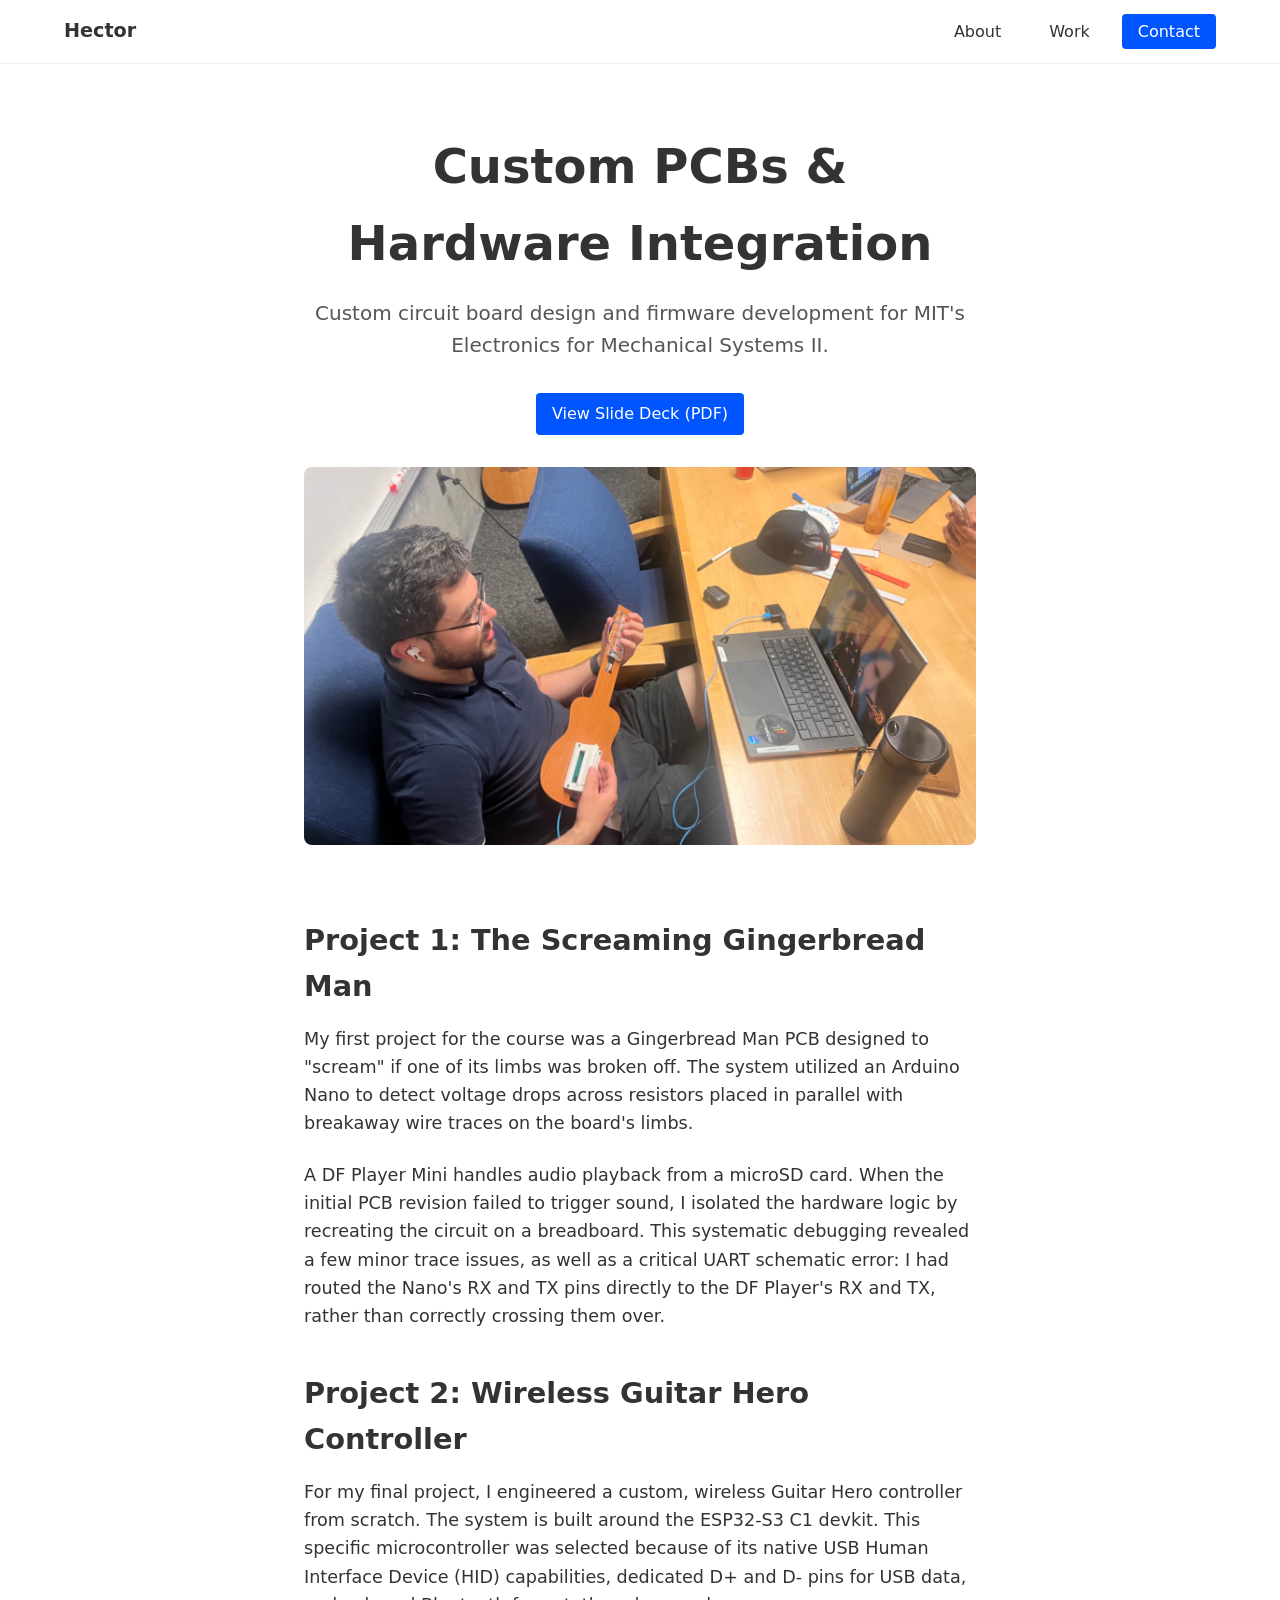
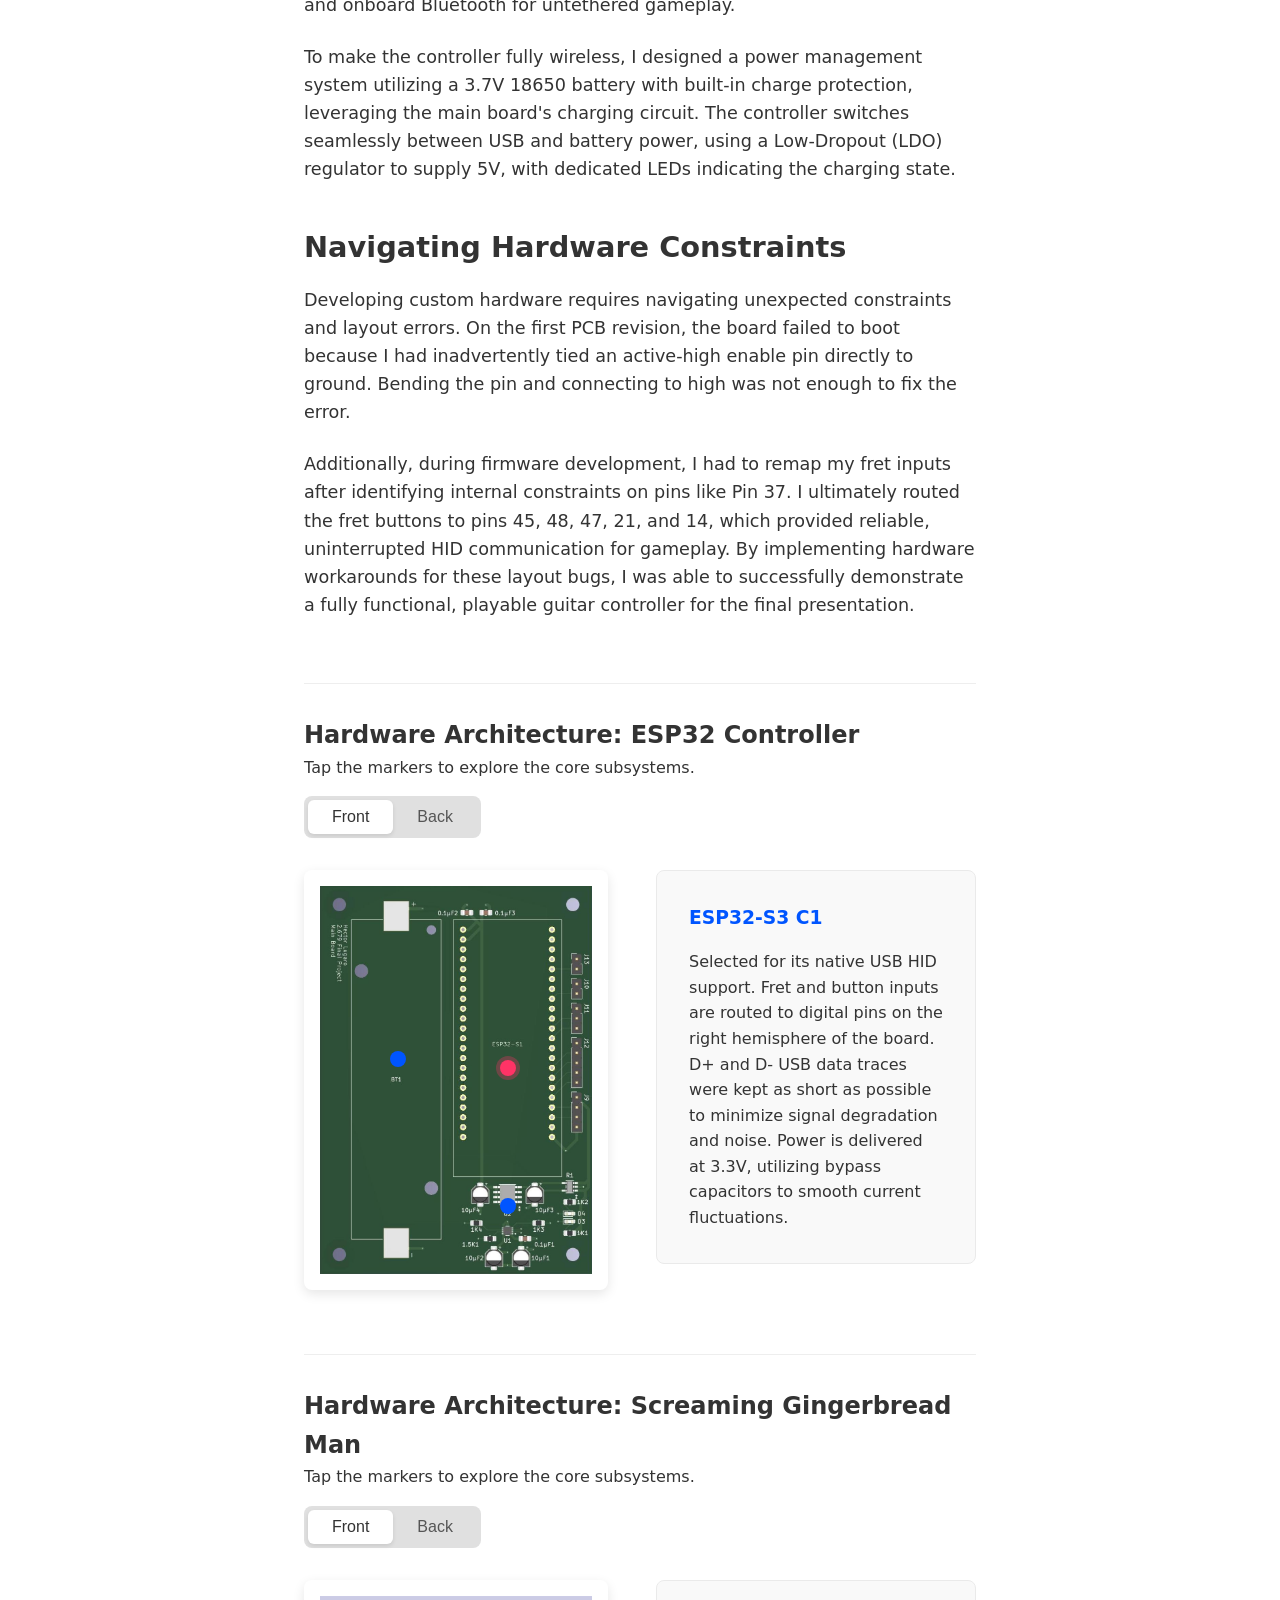
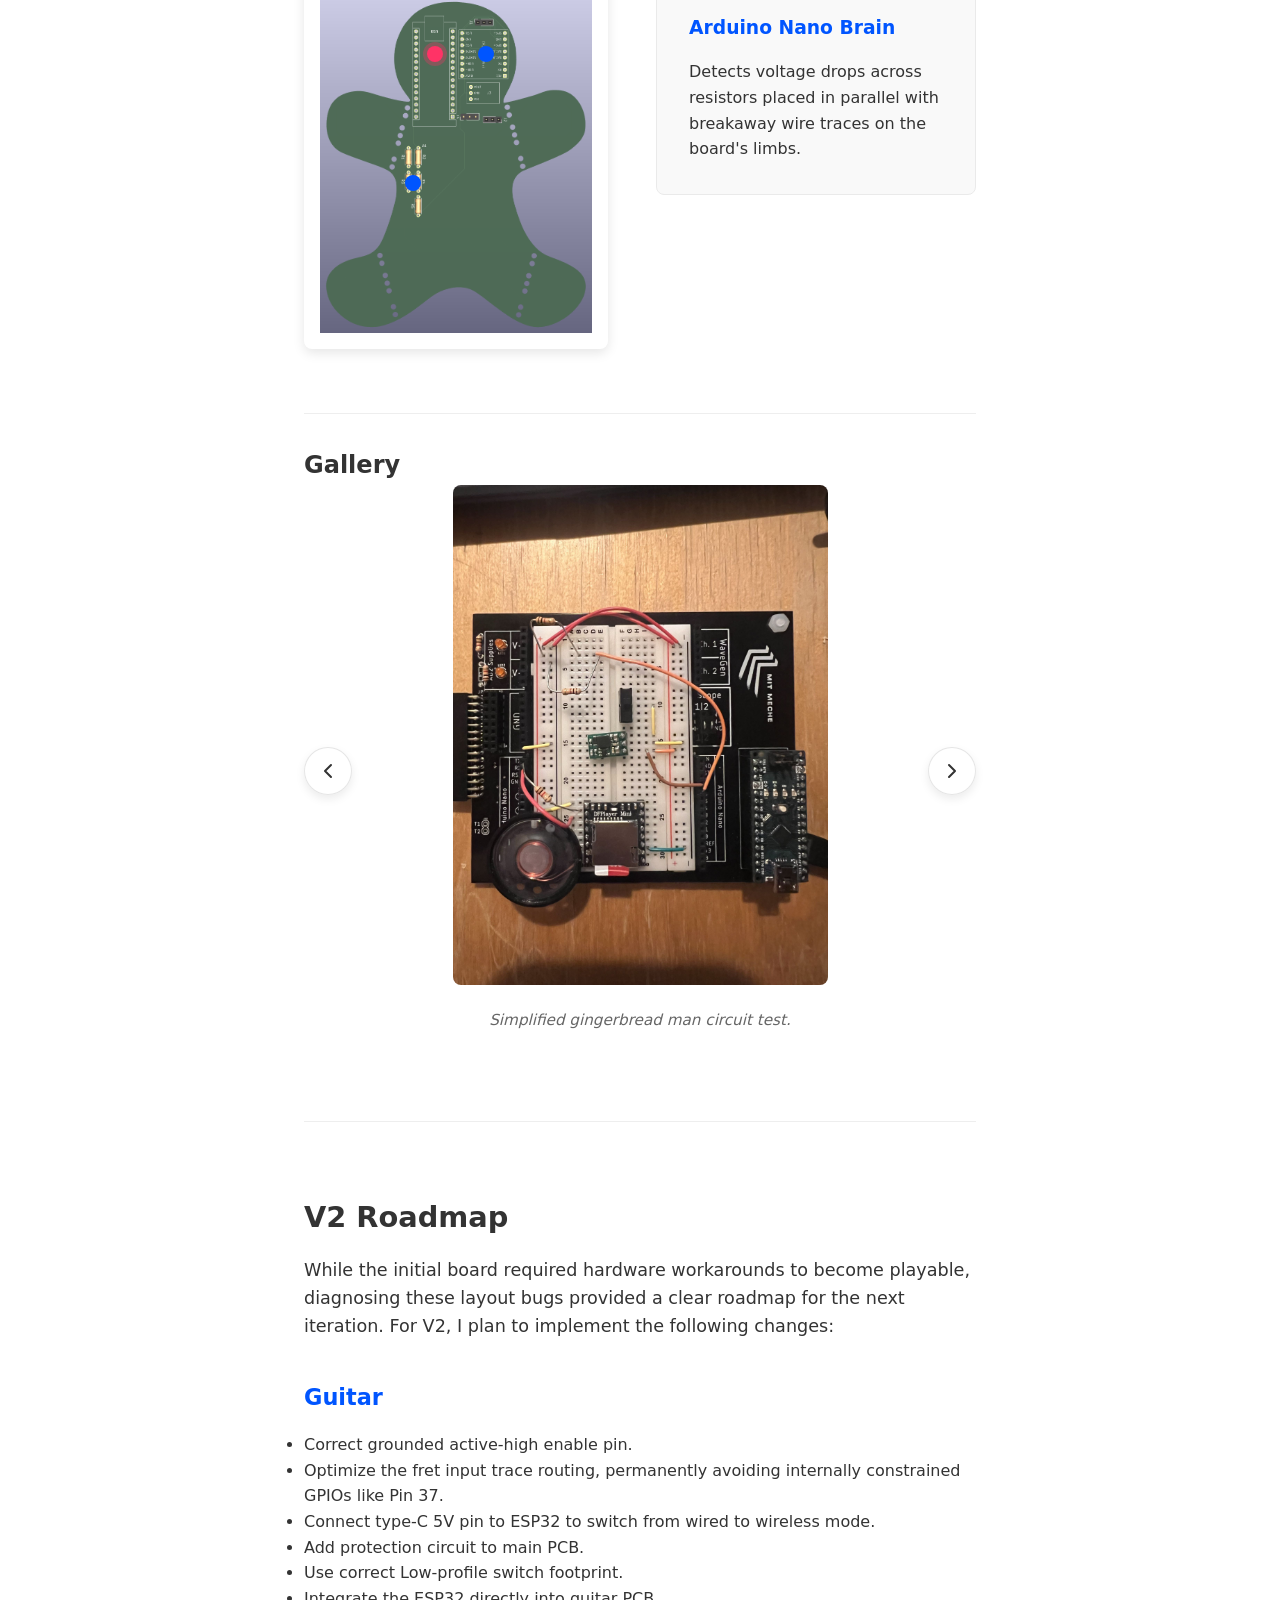
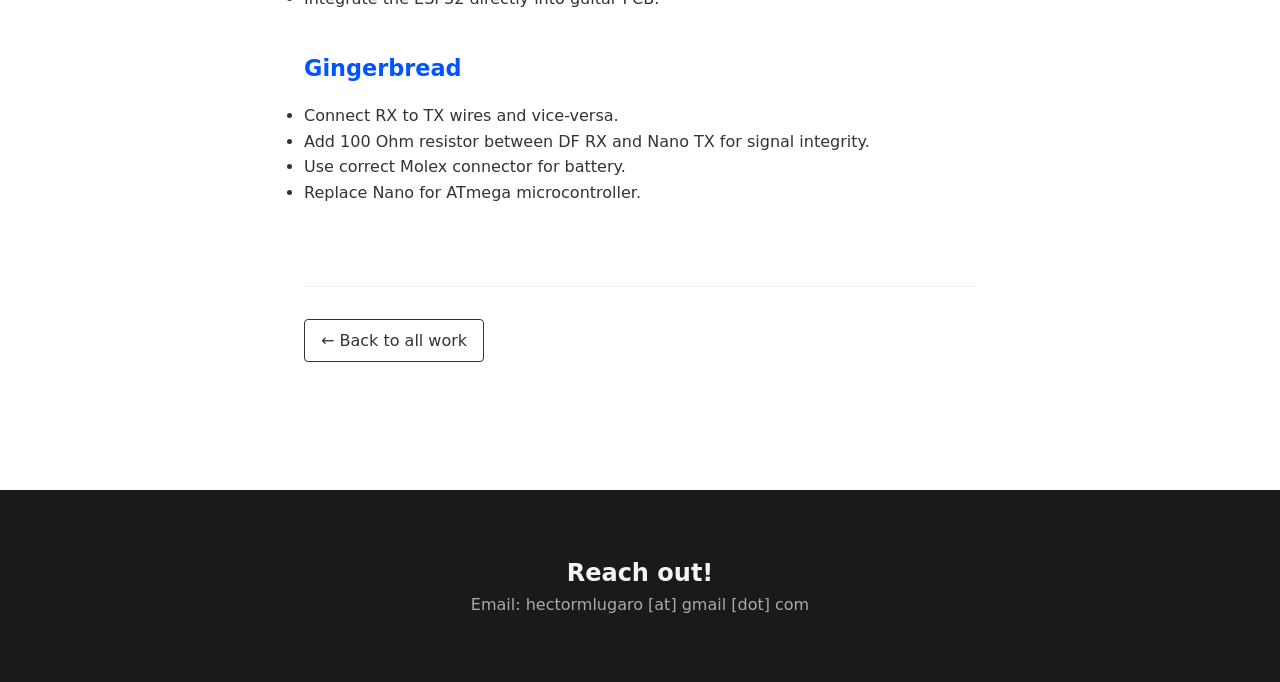
<file: projects/esp32.html>
<!DOCTYPE html>
<html lang="en">
<head>
    <meta charset="UTF-8">
    <meta name="viewport" content="width=device-width, initial-scale=1.0">
    <title>Custom PCBs & Hardware Integration | Hector.</title>
    <link rel="stylesheet" href="../assets/css/style.css">
</head>
<body>

    <header class="sticky-nav">
        <nav>
            <a href="../index.html" class="logo">Hector</a>
            <ul class="nav-links">
                <li><a href="../index.html#about" class="btn">About</a></li>
                <li><a href="../index.html#projects" class="btn">Work</a></li>
                <li><a href="../index.html#contact" class="btn btn-primary">Contact</a></li>
            </ul>
        </nav>
    </header>

    <main class="project-page">
        <header class="project-hero">
            <h1>Custom PCBs & Hardware Integration</h1>
            <p class="project-summary">Custom circuit board design and firmware development for MIT's Electronics for Mechanical Systems II.</p>
            
            <div class="action-buttons" style="justify-content: center; margin-bottom: 2rem;">
                <a href="../assets/documents/esp32-slides.pdf" target="_blank" rel="noopener" class="btn btn-primary">View Slide Deck (PDF)</a>
            </div>

            <img src="../assets/images/projects/esp32/thumbnail.jpg" alt="Custom ESP32-S3 PCB" class="hero-image">
        </header>

        <article class="project-content">
            
            <h2>Project 1: The Screaming Gingerbread Man</h2>
            <p>My first project for the course was a Gingerbread Man PCB designed to "scream" if one of its limbs was broken off. The system utilized an Arduino Nano to detect voltage drops across resistors placed in parallel with breakaway wire traces on the board's limbs.</p>
            <p>A DF Player Mini handles audio playback from a microSD card. When the initial PCB revision failed to trigger sound, I isolated the hardware logic by recreating the circuit on a breadboard. This systematic debugging revealed a few minor trace issues, as well as a critical UART schematic error: I had routed the Nano's RX and TX pins directly to the DF Player's RX and TX, rather than correctly crossing them over.</p>

            <h2>Project 2: Wireless Guitar Hero Controller</h2>
            <p>For my final project, I engineered a custom, wireless Guitar Hero controller from scratch. The system is built around the ESP32-S3 C1 devkit. This specific microcontroller was selected because of its native USB Human Interface Device (HID) capabilities, dedicated D+ and D- pins for USB data, and onboard Bluetooth for untethered gameplay.</p>
            <p>To make the controller fully wireless, I designed a power management system utilizing a 3.7V 18650 battery with built-in charge protection, leveraging the main board's charging circuit. The controller switches seamlessly between USB and battery power, using a Low-Dropout (LDO) regulator to supply 5V, with dedicated LEDs indicating the charging state.</p>
            
            <h2>Navigating Hardware Constraints</h2>
            <p>Developing custom hardware requires navigating unexpected constraints and layout errors. On the first PCB revision, the board failed to boot because I had inadvertently tied an active-high enable pin directly to ground. Bending the pin and connecting to high was not enough to fix the error.</p>
            <p>Additionally, during firmware development, I had to remap my fret inputs after identifying internal constraints on pins like Pin 37. I ultimately routed the fret buttons to pins 45, 48, 47, 21, and 14, which provided reliable, uninterrupted HID communication for gameplay. By implementing hardware workarounds for these layout bugs, I was able to successfully demonstrate a fully functional, playable guitar controller for the final presentation.</p>

        </article>

        <section class="pcb-split-section">
            <div class="section-header-with-toggle">
                <div class="header-text">
                    <h2>Hardware Architecture: ESP32 Controller</h2>
                    <p>Tap the markers to explore the core subsystems.</p>
                </div>
                
                <div class="view-toggle">
                    <button class="toggle-btn active" data-target="guitar-front-view" data-group="guitar">Front</button>
                    <button class="toggle-btn" data-target="guitar-back-view" data-group="guitar">Back</button>
                </div>
            </div>
            
            <div id="guitar-front-view" class="pcb-split-container guitar-view">
                <div class="pcb-left">
                    <div class="pcb-hotspot-container">
                        <img src="../assets/images/projects/esp32/guitar-front.png" alt="ESP32 Guitar PCB Front" class="pcb-main-image">
                        
                        <button class="hotspot active-hotspot" style="top: 47%; left: 67%;" data-title="ESP32-S3 C1" data-desc="Selected for its native USB HID support. Fret and button inputs are routed to digital pins on the right hemisphere of the board. D+ and D- USB data traces were kept as short as possible to minimize signal degradation and noise. Power is delivered at 3.3V, utilizing bypass capacitors to smooth current fluctuations."><span class="hotspot-dot"></span></button>
                        <button class="hotspot" style="top: 80%; left: 67%;" data-title="Charging Circuit" data-desc="A TP4056 IC manages safe battery charging when tethered via USB, seamlessly switching to battery power when unplugged. A 3.3V Low-Dropout (LDO) regulator ensures a stable voltage supply to the microcontroller regardless of the battery's current charge state."><span class="hotspot-dot"></span></button>
                        <button class="hotspot" style="top: 45%; left: 31%;" data-title="18650 Battery" data-desc="To maximize untethered operational uptime, the system is powered by a high-capacity 3.7V 18650 lithium-ion cell. The current cell features integrated over-discharge protection; however, the V2 roadmap includes integrating this protection directly into the board's charging circuit."><span class="hotspot-dot"></span></button>
                    </div>
                </div>
                <div class="pcb-right">
                    <div class="pcb-info-panel">
                        <h3 class="info-title">ESP32-S3 C1</h3>
                        <p class="info-desc">Selected for its native USB HID support. Fret and button inputs are routed to digital pins on the right hemisphere of the board. D+ and D- USB data traces were kept as short as possible to minimize signal degradation and noise. Power is delivered at 3.3V, utilizing bypass capacitors to smooth current fluctuations.</p>
                    </div>
                </div>
            </div>

            <div id="guitar-back-view" class="pcb-split-container guitar-view" style="display: none;">
                <div class="pcb-left">
                    <div class="pcb-hotspot-container">
                        <img src="../assets/images/projects/esp32/guitar-back.png" alt="ESP32 Guitar PCB Back" class="pcb-main-image">
                        
                        <button class="hotspot active-hotspot" style="top: 50%; left: 50%;" data-title="Ground Plane" data-desc="The back of the PCB acts as a continuous ground plane to simplify routing and improve signal integrity. Strict copper keep-out zones were implemented around the mounting holes to prevent metal fasteners from shorting the circuit. Thickened power traces ensure safe current delivery to the LDO."><span class="hotspot-dot"></span></button>
                    </div>
                </div>
                <div class="pcb-right">
                    <div class="pcb-info-panel">
                        <h3 class="info-title">Ground Plane</h3>
                        <p class="info-desc">The back of the PCB acts as a continuous ground plane to simplify routing and improve signal integrity. Strict copper keep-out zones were implemented around the mounting holes to prevent metal fasteners from shorting the circuit. Thickened power traces ensure safe current delivery to the LDO.</p>
                    </div>
                </div>
            </div>
        </section>

        <section class="pcb-split-section">
            <div class="section-header-with-toggle">
                <div class="header-text">
                    <h2>Hardware Architecture: Screaming Gingerbread Man</h2>
                    <p>Tap the markers to explore the core subsystems.</p>
                </div>
                
                <div class="view-toggle">
                    <button class="toggle-btn active" data-target="ginger-front-view" data-group="ginger">Front</button>
                    <button class="toggle-btn" data-target="ginger-back-view" data-group="ginger">Back</button>
                </div>
            </div>
            
            <div id="ginger-front-view" class="pcb-split-container ginger-view">
                <div class="pcb-left">
                    <div class="pcb-hotspot-container">
                        <img src="../assets/images/projects/esp32/gingerbread-front.png" alt="Gingerbread PCB Front" class="pcb-main-image">
                        
                        <button class="hotspot active-hotspot" style="top: 20%; left: 43%;" data-title="Arduino Nano" data-desc="Detects voltage drops and sends signal to DF Player."><span class="hotspot-dot"></span></button>
                        <button class="hotspot" style="top: 20%; left: 60%;" data-title="DF Player Mini" data-desc="This module receives serial UART commands from the Arduino Nano to trigger specific audio tracks stored on a microSD card. When the hardware logic detects a broken limb, the Nano signals the module to immediately play a screaming sound."><span class="hotspot-dot"></span></button>
                        <button class="hotspot" style="top: 55%; left: 36%;" data-title="Resistor Network" data-desc="A network of resistors is placed in parallel with sacrificial copper traces routed directly through the board's perforated limbs. When intact, the trace bypasses the resistor, resulting in no voltage drop. Once a limb is snapped off, the circuit is forced through the resistor, creating a specific, measurable voltage drop that the Nano reads to trigger the audio."><span class="hotspot-dot"></span></button>
                    </div>
                </div>
                <div class="pcb-right">
                    <div class="pcb-info-panel">
                        <h3 class="info-title">Arduino Nano Brain</h3>
                        <p class="info-desc">Detects voltage drops across resistors placed in parallel with breakaway wire traces on the board's limbs.</p>
                    </div>
                </div>
            </div>

            <div id="ginger-back-view" class="pcb-split-container ginger-view" style="display: none;">
                <div class="pcb-left">
                    <div class="pcb-hotspot-container">
                        <img src="../assets/images/projects/esp32/gingerbread-back.png" alt="Gingerbread PCB Back" class="pcb-main-image">
                        
                        <button class="hotspot active-hotspot" style="top: 40%; left: 30%;" data-title="Breakaway Limbs" data-desc="Sacrificial traces are routed directly across the perforation lines to trigger the voltage drop logic."><span class="hotspot-dot"></span></button>
                        <button class="hotspot" style="top: 50%; left: 50%;" data-title="Battery" data-desc="Driving the speaker requires a high instantaneous current draw. While coin cell batteries would be ideal for a small, disposable novelty board, they lack the discharge capacity required for audio playback. Therefore, I opted for a 3.7V 450mAh LiPo battery to ensure reliable performance."><span class="hotspot-dot"></span></button>
                    </div>
                </div>
                <div class="pcb-right">
                    <div class="pcb-info-panel">
                        <h3 class="info-title">Breakaway Limbs</h3>
                        <p class="info-desc">Sacrificial traces are routed directly across the perforation lines to trigger the voltage drop logic.</p>
                    </div>
                </div>
            </div>
        </section>

        <section class="project-gallery">
            <h2>Gallery</h2>
            <div class="carousel-container single-item-carousel">
                <button class="carousel-btn left-btn" aria-label="Previous image">
                    <svg viewBox="0 0 24 24" fill="none" stroke="currentColor" stroke-width="2" stroke-linecap="round" stroke-linejoin="round">
                        <polyline points="15 18 9 12 15 6"></polyline>
                    </svg>
                </button>
                
                <div class="carousel-track" id="project-track">
                    <figure class="carousel-slide"><img src="../assets/images/projects/esp32/carousel-1.jpg" alt="Detail 1"><figcaption>Simplified gingerbread man circuit test.</figcaption></figure>
                    <figure class="carousel-slide"><img src="../assets/images/projects/esp32/carousel-2.jpg" alt="Detail 2"><figcaption>Gingerbread man PCB with final changes. Test rip was not successful.</figcaption></figure>
                    <figure class="carousel-slide"><img src="../assets/images/projects/esp32/carousel-3.jpg" alt="Detail 3"><figcaption>Replacement fret board made with laser-cut acrylic.</figcaption></figure>
                    <figure class="carousel-slide"><img src="../assets/images/projects/esp32/carousel-4.jpg" alt="Detail 4"><figcaption>Guitar PCB test.</figcaption></figure>
                    <figure class="carousel-slide"><img src="../assets/images/projects/esp32/carousel-5.jpg" alt="Detail 5"><figcaption>Guitar assembly prototype.</figcaption></figure>
                    <figure class="carousel-slide"><img src="../assets/images/projects/esp32/carousel-6.jpg" alt="Detail 6"><figcaption>Final guitar and prototype comparison.</figcaption></figure>
                </div>

                <button class="carousel-btn right-btn" aria-label="Next image">
                    <svg viewBox="0 0 24 24" fill="none" stroke="currentColor" stroke-width="2" stroke-linecap="round" stroke-linejoin="round">
                        <polyline points="9 18 15 12 9 6"></polyline>
                    </svg>
                </button>
            </div>
        </section>

        <article class="project-content" style="margin-top: 4rem; border-top: 1px solid #eee; padding-top: 2rem;">
            <h2>V2 Roadmap</h2>
            <p>While the initial board required hardware workarounds to become playable, diagnosing these layout bugs provided a clear roadmap for the next iteration. For V2, I plan to implement the following changes:</p>
            <h3>Guitar</h3>
            <ul>
                <li>Correct grounded active-high enable pin.</li>
                <li>Optimize the fret input trace routing, permanently avoiding internally constrained GPIOs like Pin 37.</li>
                <li>Connect type-C 5V pin to ESP32 to switch from wired to wireless mode.</li>
                <li>Add protection circuit to main PCB.</li>
                <li>Use correct Low-profile switch footprint.</li>
                <li>Integrate the ESP32 directly into guitar PCB.</li>
            </ul>
            
            <h3>Gingerbread</h3>
            <ul>
                <li>Connect RX to TX wires and vice-versa.</li>
                <li>Add 100 Ohm resistor between DF RX and Nano TX for signal integrity.</li>
                <li>Use correct Molex connector for battery.</li>
                <li>Replace Nano for ATmega microcontroller. </li>
            </ul>
        </article>

        <nav class="project-nav">
            <a href="../index.html#projects" class="btn outline-btn">&larr; Back to all work</a>
        </nav>

    </main>

    <footer id="contact" class="dark-footer">
        <div class="footer-content">
            <h2>Reach out!</h2>
            <p>Email: hectormlugaro [at] gmail [dot] com</p>
        </div>
    </footer>

    <script src="../assets/js/main.js"></script>
</body>
</html>
</file>
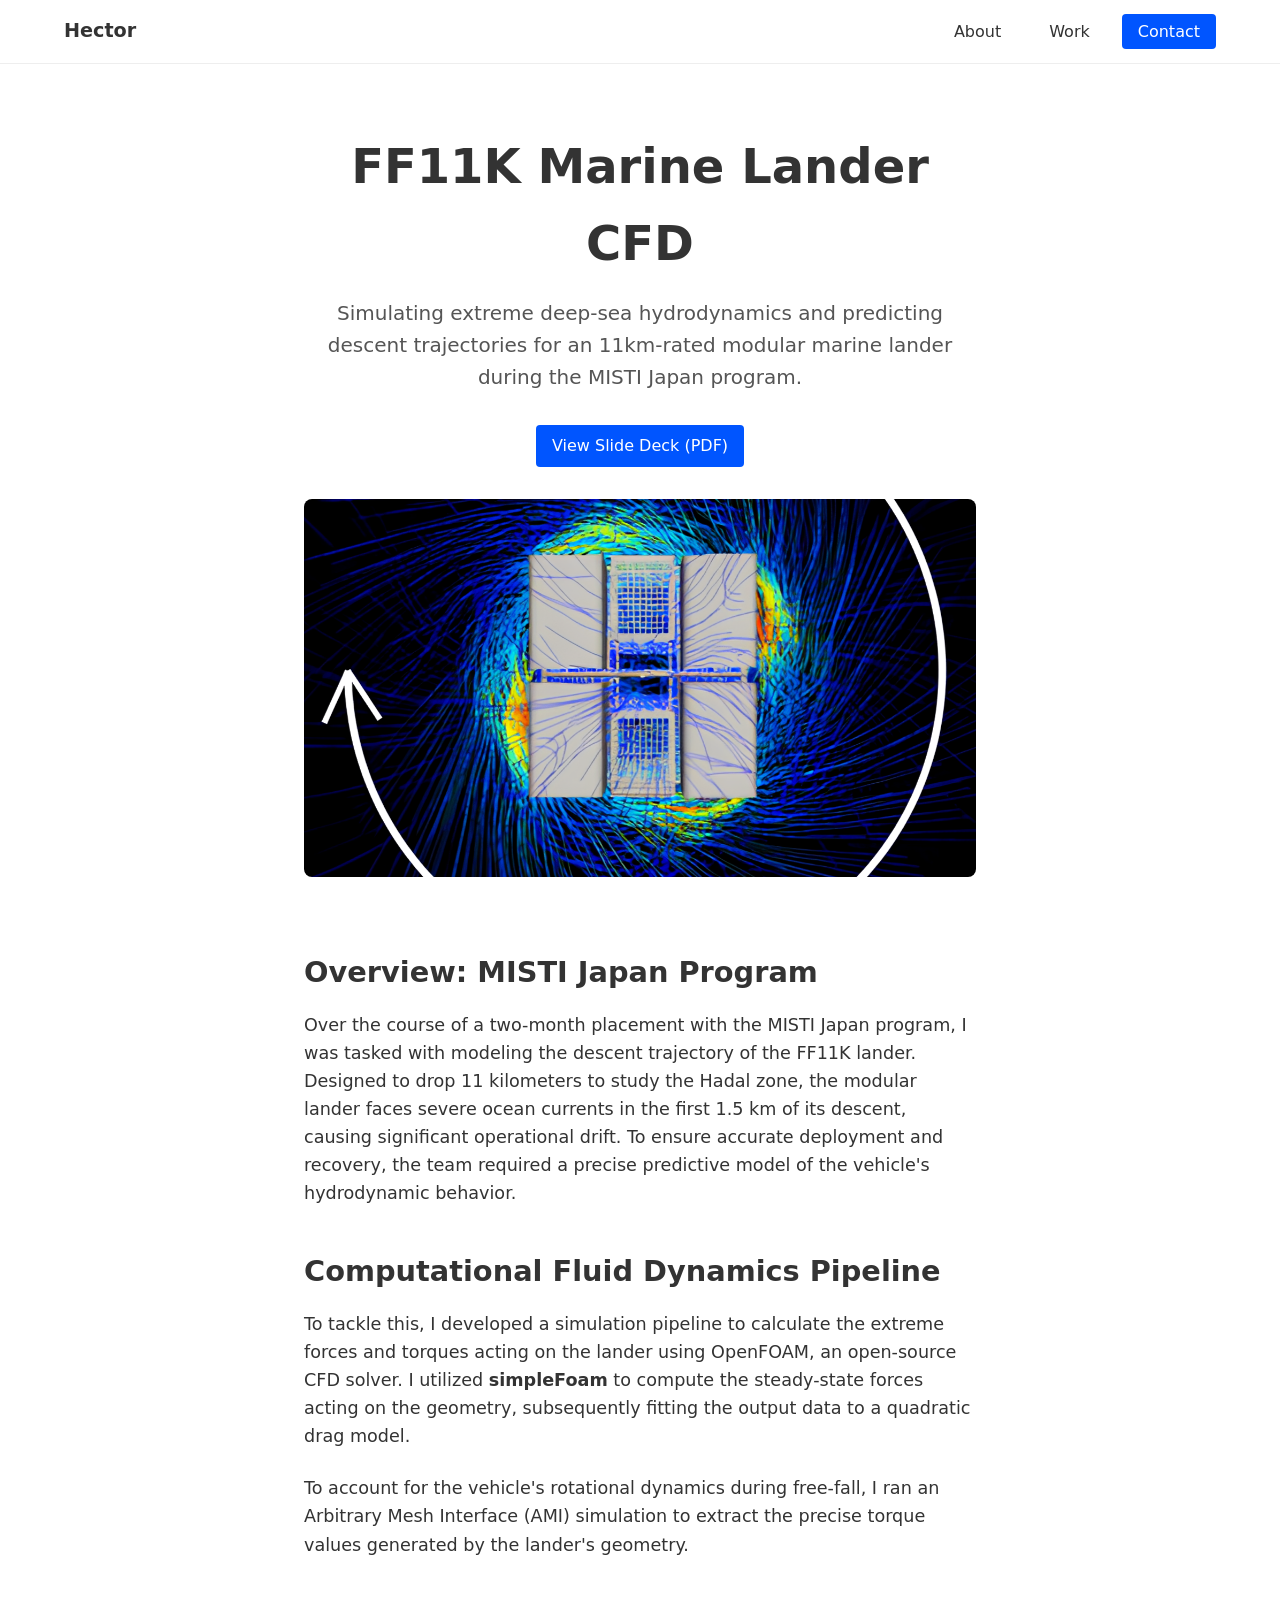
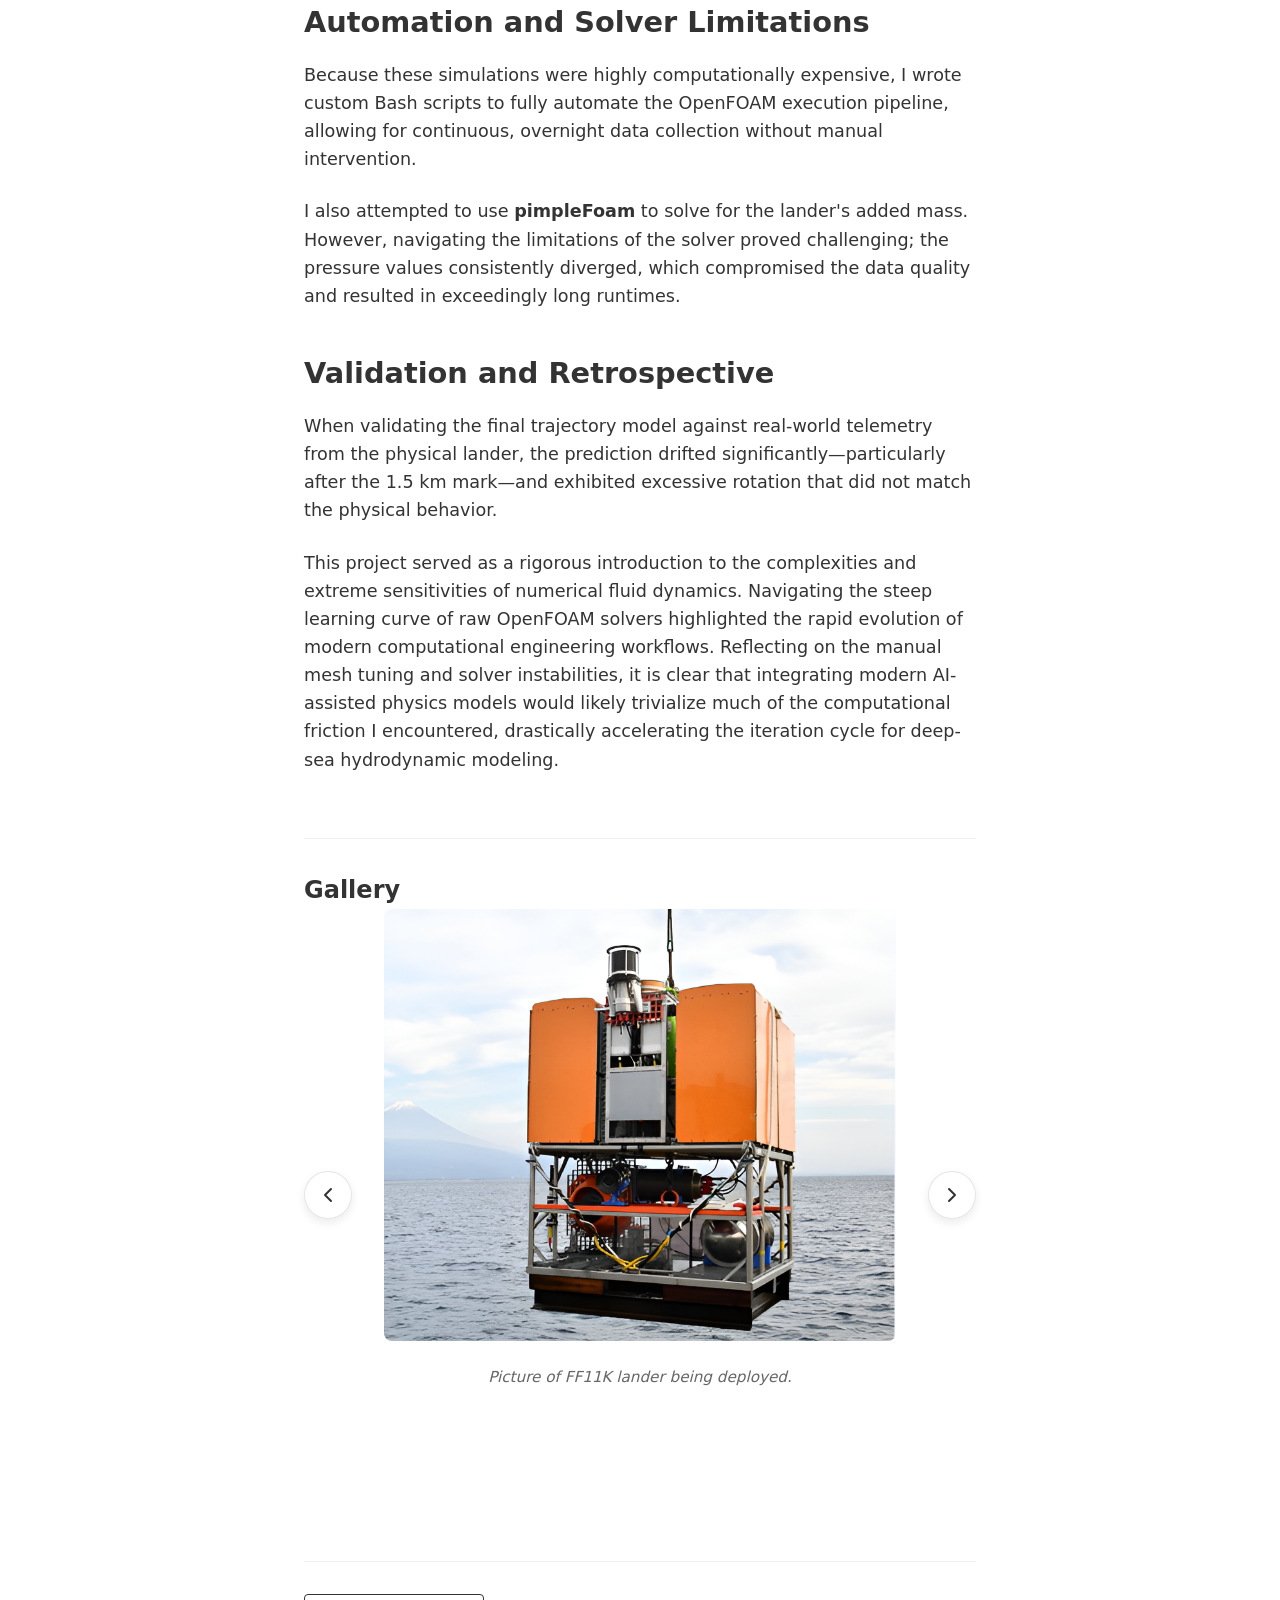
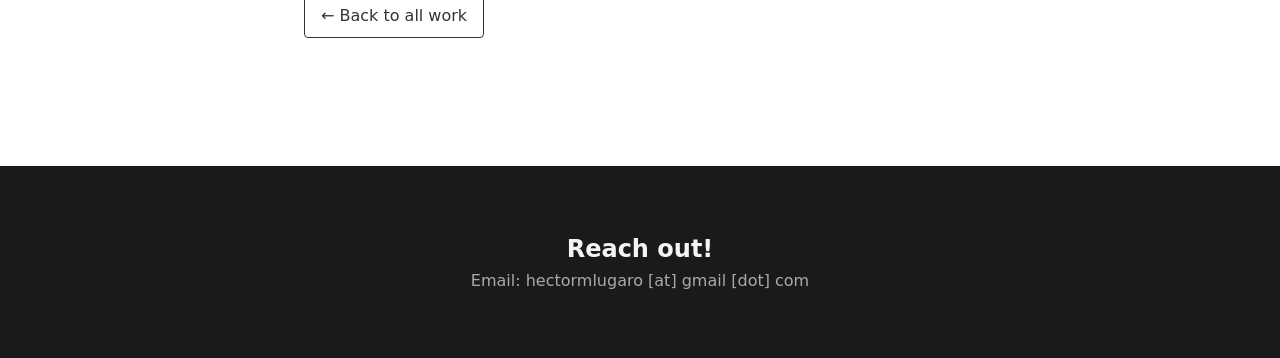
<file: projects/ff11k.html>
<!DOCTYPE html>
<html lang="en">
<head>
    <meta charset="UTF-8">
    <meta name="viewport" content="width=device-width, initial-scale=1.0">
    <title>FF11K Deep-Sea Lander | Hector.</title>
    <link rel="stylesheet" href="../assets/css/style.css">
</head>
<body>

    <header class="sticky-nav">
        <nav>
            <a href="../index.html" class="logo">Hector</a>
            <ul class="nav-links">
                <li><a href="../index.html#about" class="btn">About</a></li>
                <li><a href="../index.html#projects" class="btn">Work</a></li>
                <li><a href="../index.html#contact" class="btn btn-primary">Contact</a></li>
            </ul>
        </nav>
    </header>

    <main class="project-page">
        <header class="project-hero">
            <h1>FF11K Marine Lander CFD</h1>
            <p class="project-summary">Simulating extreme deep-sea hydrodynamics and predicting descent trajectories for an 11km-rated modular marine lander during the MISTI Japan program.</p>
            
            <div class="action-buttons" style="justify-content: center; margin-bottom: 2rem;">
                <a href="../assets/documents/ff11k-slides.pdf" target="_blank" rel="noopener" class="btn btn-primary">View Slide Deck (PDF)</a>
            </div>

            <img src="../assets/images/projects/ff11k/thumbnail.png" alt="FF11K Marine Lander model" class="hero-image">
        </header>

        <article class="project-content">
            
            <h2>Overview: MISTI Japan Program</h2>
            <p>Over the course of a two-month placement with the MISTI Japan program, I was tasked with modeling the descent trajectory of the FF11K lander. Designed to drop 11 kilometers to study the Hadal zone, the modular lander faces severe ocean currents in the first 1.5 km of its descent, causing significant operational drift. To ensure accurate deployment and recovery, the team required a precise predictive model of the vehicle's hydrodynamic behavior.</p>

            <h2>Computational Fluid Dynamics Pipeline</h2>
            <p>To tackle this, I developed a simulation pipeline to calculate the extreme forces and torques acting on the lander using OpenFOAM, an open-source CFD solver. I utilized <strong>simpleFoam</strong> to compute the steady-state forces acting on the geometry, subsequently fitting the output data to a quadratic drag model.</p>
            <p>To account for the vehicle's rotational dynamics during free-fall, I ran an Arbitrary Mesh Interface (AMI) simulation to extract the precise torque values generated by the lander's geometry.</p>

            <h2>Automation and Solver Limitations</h2>
            <p>Because these simulations were highly computationally expensive, I wrote custom Bash scripts to fully automate the OpenFOAM execution pipeline, allowing for continuous, overnight data collection without manual intervention.</p>
            <p>I also attempted to use <strong>pimpleFoam</strong> to solve for the lander's added mass. However, navigating the limitations of the solver proved challenging; the pressure values consistently diverged, which compromised the data quality and resulted in exceedingly long runtimes.</p>

            <h2>Validation and Retrospective</h2>
            <p>When validating the final trajectory model against real-world telemetry from the physical lander, the prediction drifted significantly—particularly after the 1.5 km mark—and exhibited excessive rotation that did not match the physical behavior. </p>
            <p>This project served as a rigorous introduction to the complexities and extreme sensitivities of numerical fluid dynamics. Navigating the steep learning curve of raw OpenFOAM solvers highlighted the rapid evolution of modern computational engineering workflows. Reflecting on the manual mesh tuning and solver instabilities, it is clear that integrating modern AI-assisted physics models would likely trivialize much of the computational friction I encountered, drastically accelerating the iteration cycle for deep-sea hydrodynamic modeling.</p>

        </article>

        <section class="project-gallery">
            <h2>Gallery</h2>
            <div class="carousel-container single-item-carousel">
                <button class="carousel-btn left-btn" aria-label="Previous image">
                    <svg viewBox="0 0 24 24" fill="none" stroke="currentColor" stroke-width="2" stroke-linecap="round" stroke-linejoin="round">
                        <polyline points="15 18 9 12 15 6"></polyline>
                    </svg>
                </button>
                
                <div class="carousel-track" id="project-track">

                    <figure class="carousel-slide">
                        <img src="../assets/images/projects/ff11k/carousel-1.png" alt="Detail 3">
                        <figcaption>Picture of FF11K lander being deployed.</figcaption>
                    </figure>

                    <figure class="carousel-slide">
                        <img src="../assets/images/projects/ff11k/carousel-2.png" alt="Detail 4">
                        <figcaption>Simplified CAD model of lander.</figcaption>
                    </figure>

                    <figure class="carousel-slide">
                        <img src="../assets/images/projects/ff11k/carousel-3.png" alt="Detail 5">
                        <figcaption>Example OpenFOAM scenario for calculating drag forces. </figcaption>
                    </figure>

                    <figure class="carousel-slide">
                        <img src="../assets/images/projects/ff11k/carousel-4.png" alt="Detail 6">
                        <figcaption>Arbitrary Mesh Interface (AMI) scenario allows lander to rotate at constant velocity.</figcaption>
                    </figure>

                    <figure class="carousel-slide">
                        <img src="../assets/images/projects/ff11k/carousel-5.png" alt="Detail 6">
                        <figcaption>Current speed vs. Drag forces and torques on lander.</figcaption>
                    </figure>

                    <figure class="carousel-slide">
                        <img src="../assets/images/projects/ff11k/carousel-6.png" alt="Detail 6">
                        <figcaption>Quadratic fit for vector magnitude vs. torque on FF11K lander.</figcaption>
                    </figure>
                    
                    <figure class="carousel-slide">
                        <img src="../assets/images/projects/ff11k/carousel-7.png" alt="Detail 6">
                        <figcaption>Trajectory prediction using data from Yokosuka 25-12 voyage.</figcaption>
                    </figure>

                </div>

                <button class="carousel-btn right-btn" aria-label="Next image">
                    <svg viewBox="0 0 24 24" fill="none" stroke="currentColor" stroke-width="2" stroke-linecap="round" stroke-linejoin="round">
                        <polyline points="9 18 15 12 9 6"></polyline>
                    </svg>
                </button>
            </div>
        </section>

        <nav class="project-nav">
            <a href="../index.html#projects" class="btn outline-btn">&larr; Back to all work</a>
        </nav>

    </main>

    <footer id="contact" class="dark-footer">
        <div class="footer-content">
            <h2>Reach out!</h2>
            <p>Email: hectormlugaro [at] gmail [dot] com</p>
        </div>
    </footer>

    <script src="../assets/js/main.js"></script>
</body>
</html>
</file>
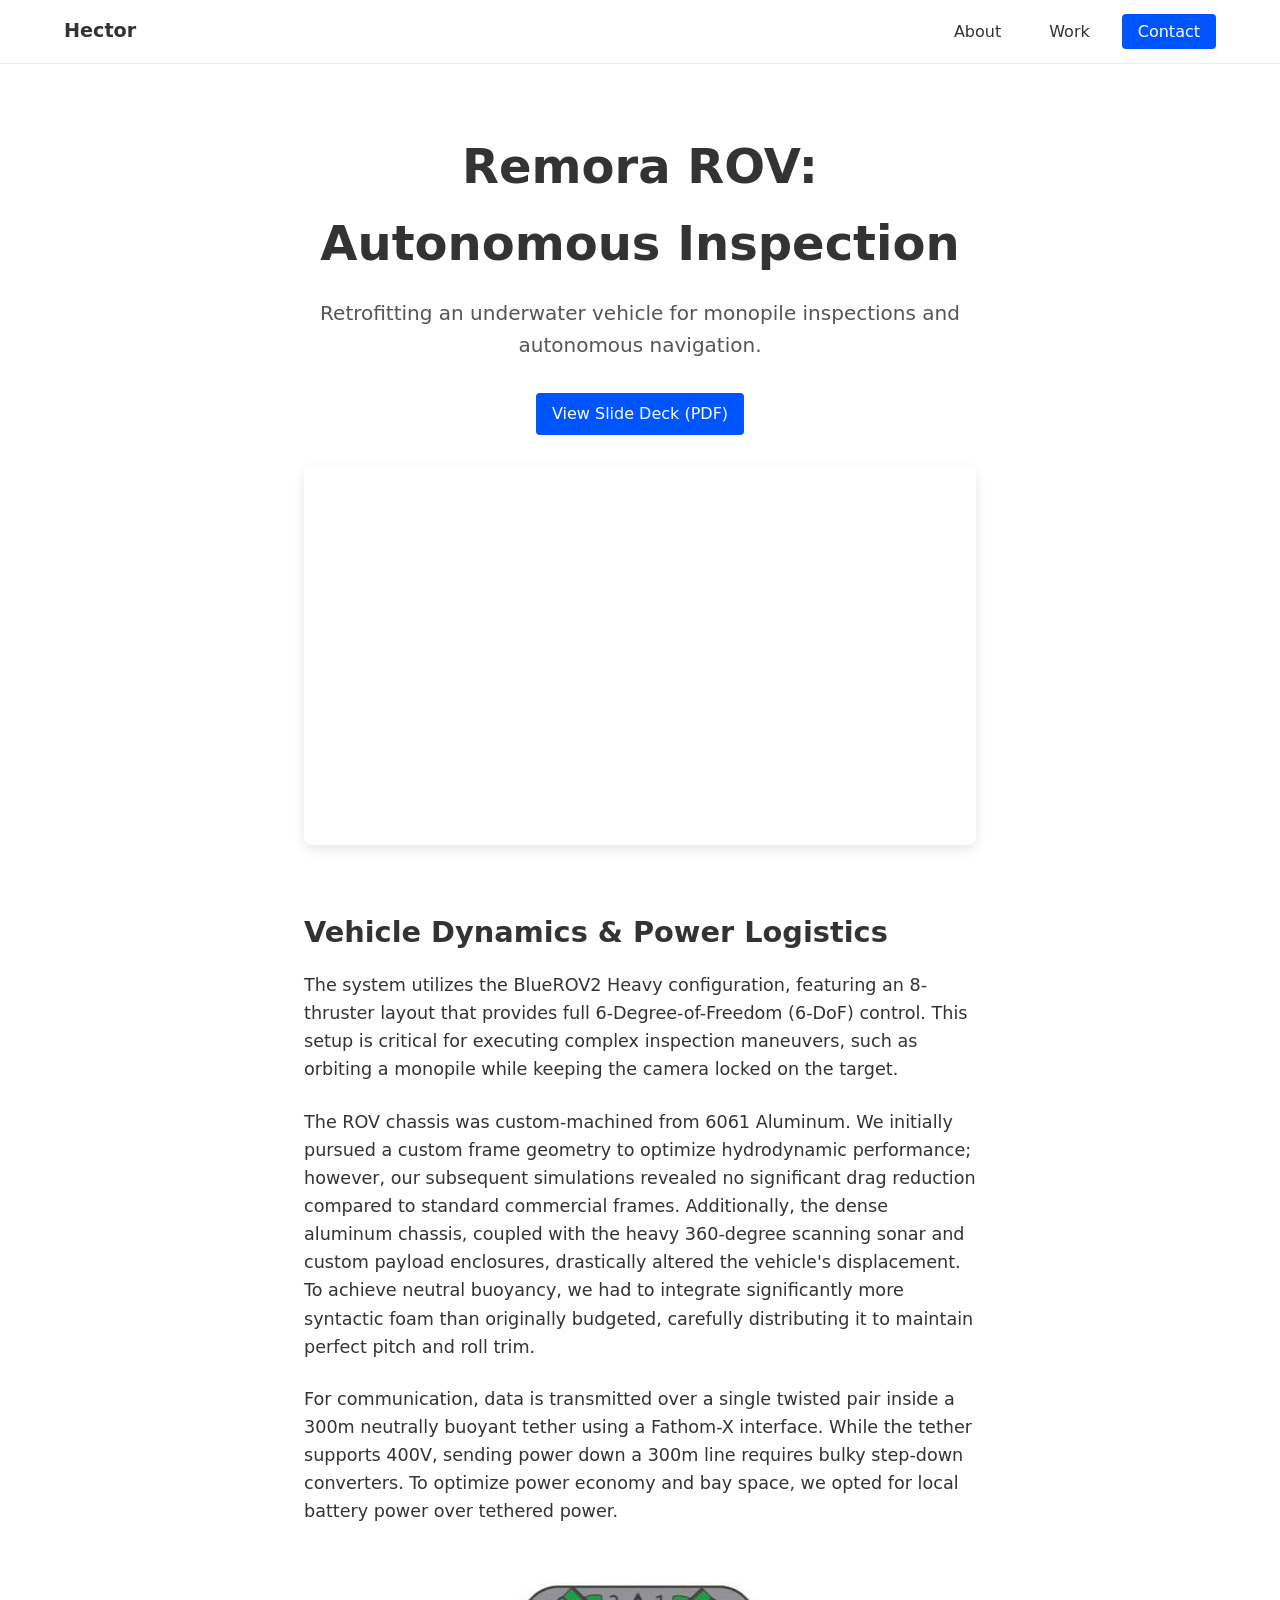
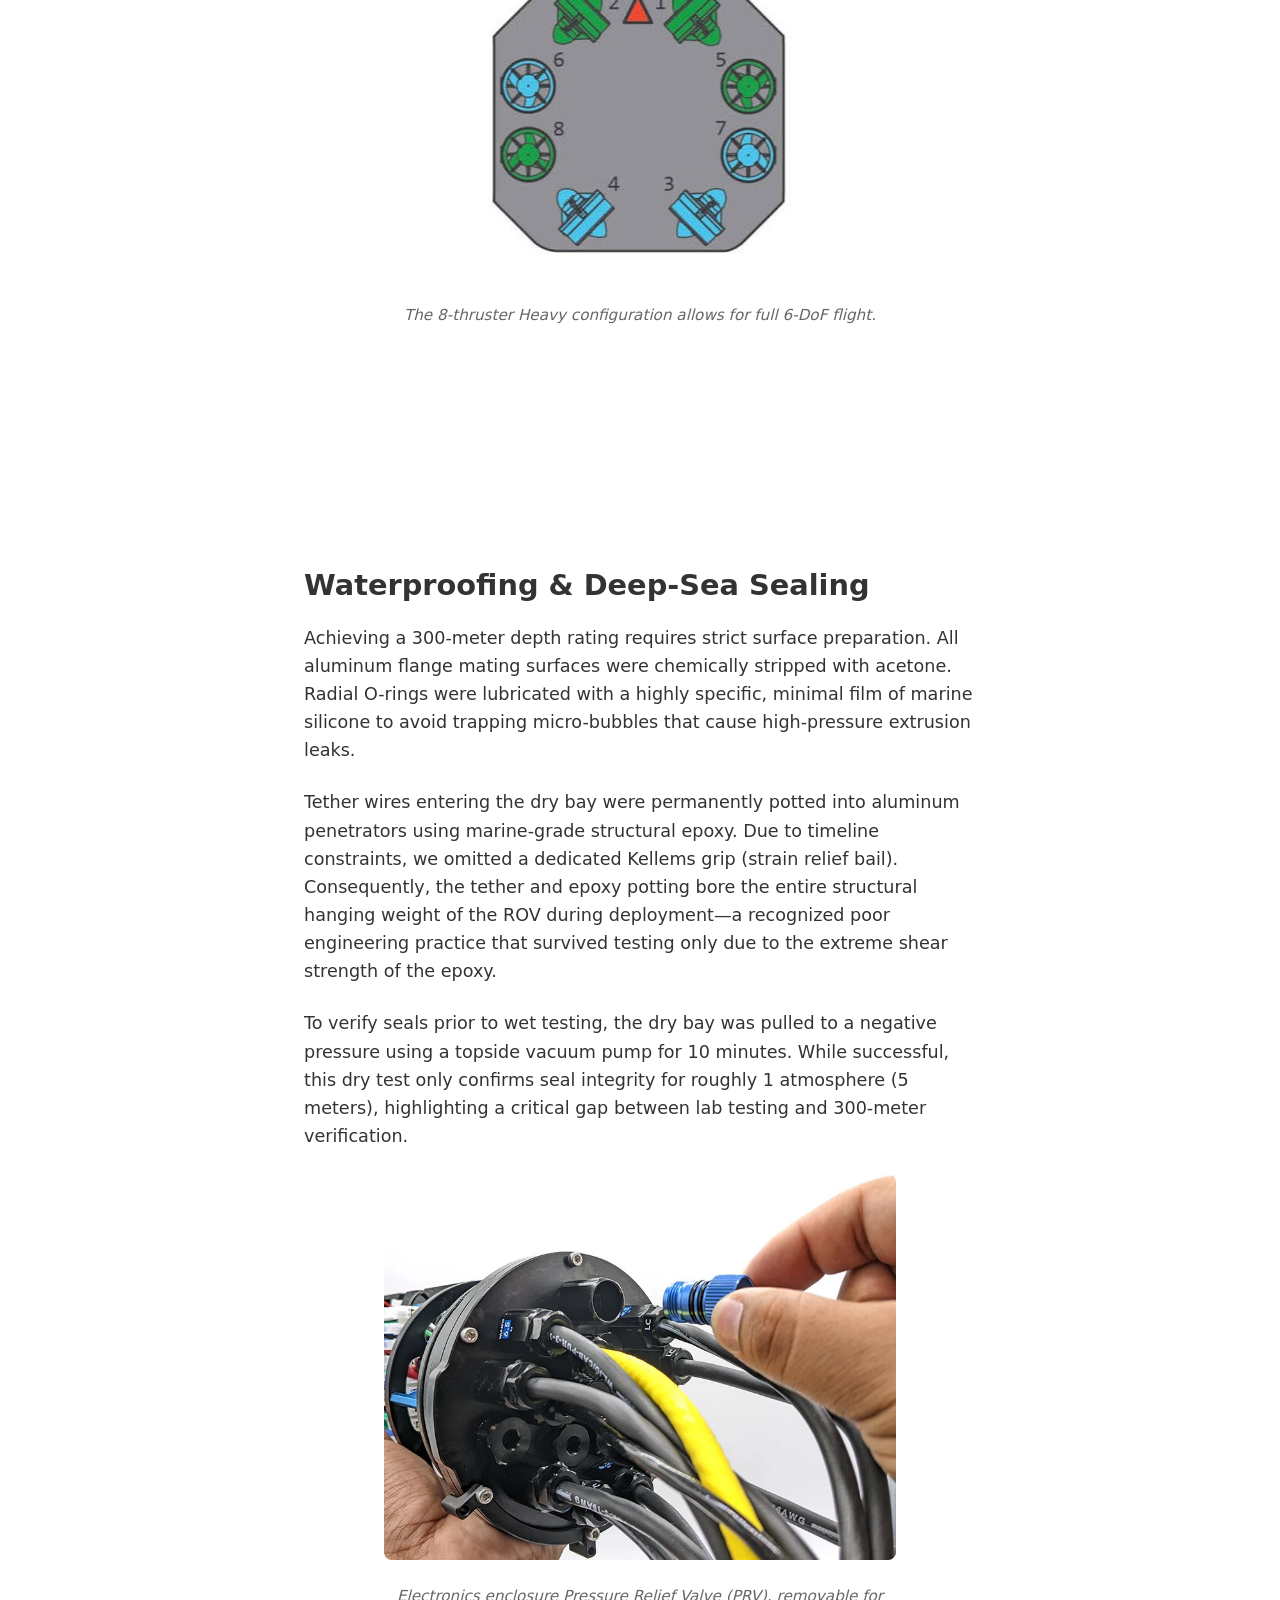
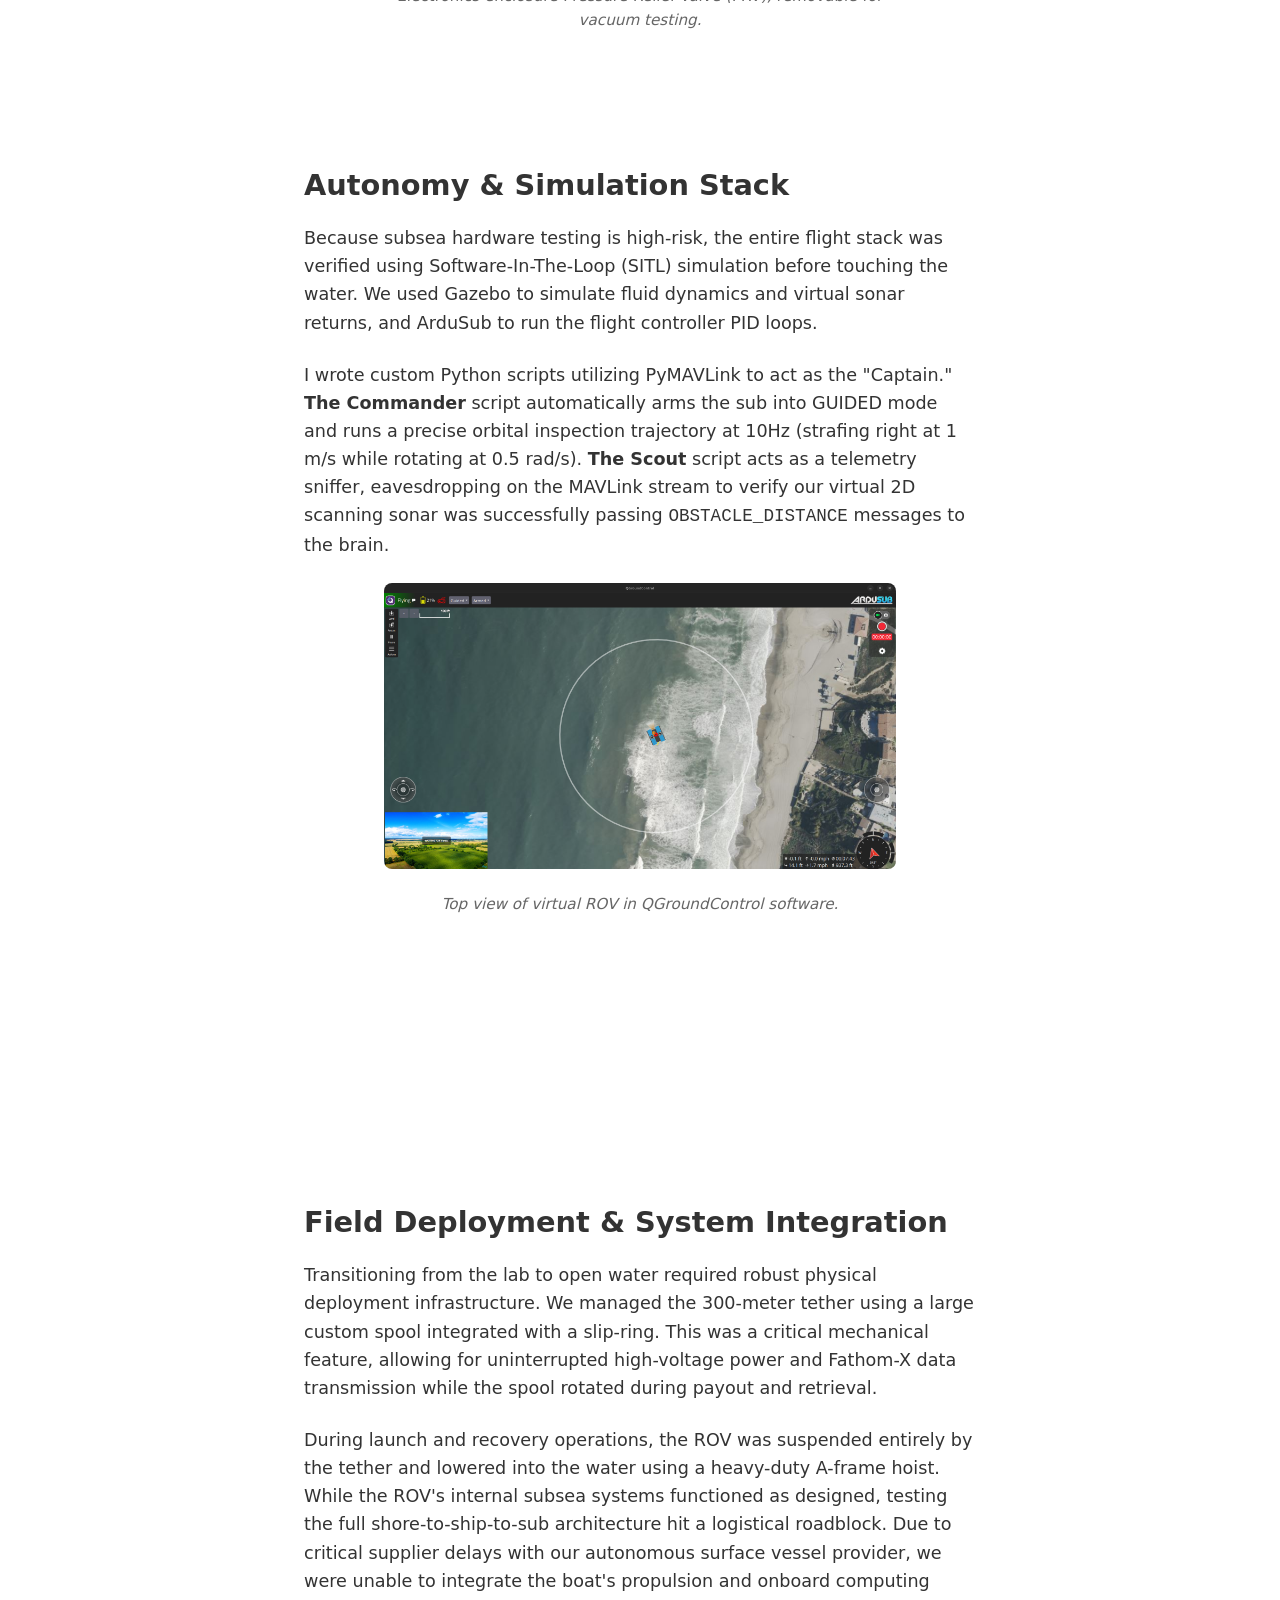
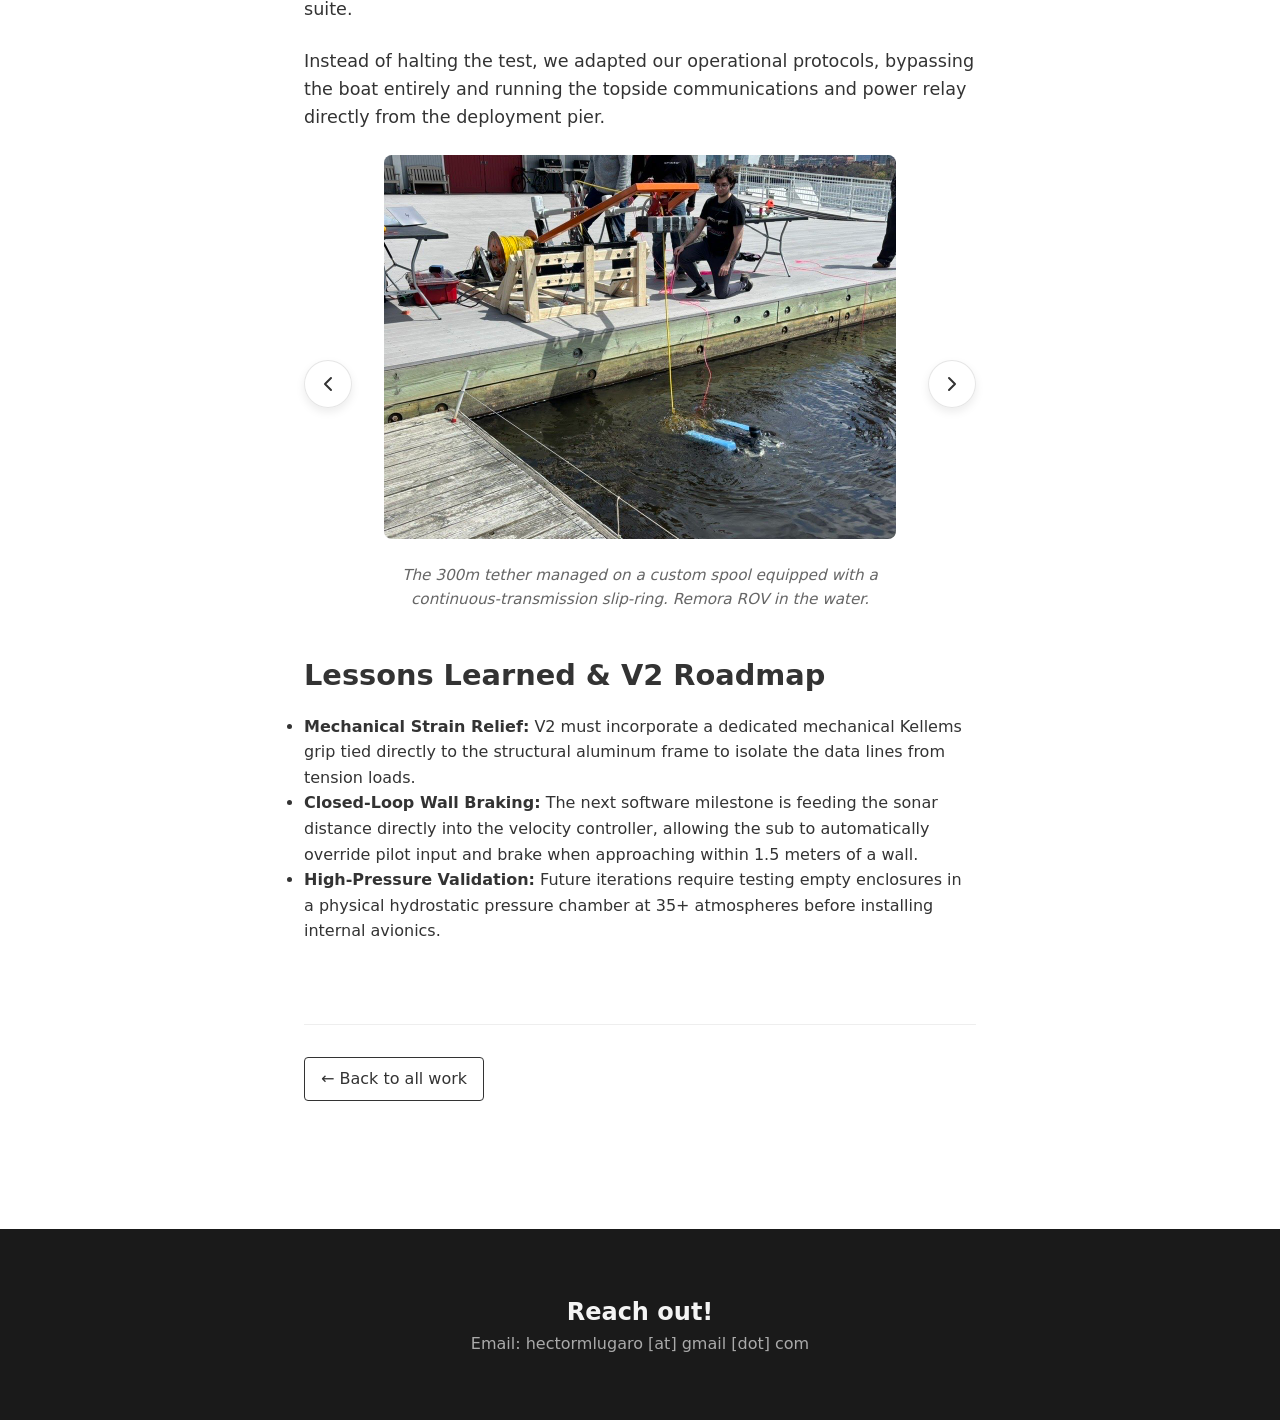
<file: projects/remora-rov.html>
<!DOCTYPE html>
<html lang="en">
<head>
    <meta charset="UTF-8">
    <meta name="viewport" content="width=device-width, initial-scale=1.0">
    <title>Remora ROV | Hector.</title>
    <link rel="stylesheet" href="../assets/css/style.css">
</head>
<body>

    <header class="sticky-nav">
        <nav>
            <a href="../index.html" class="logo">Hector</a>
            <ul class="nav-links">
                <li><a href="../index.html#about" class="btn">About</a></li>
                <li><a href="../index.html#projects" class="btn">Work</a></li>
                <li><a href="../index.html#contact" class="btn btn-primary">Contact</a></li>
            </ul>
        </nav>
    </header>

    <main class="project-page">
        <!-- Project Header & Video -->
        <header class="project-hero">
            <h1>Remora ROV: Autonomous Inspection</h1>
            <p class="project-summary">Retrofitting an underwater vehicle for monopile inspections and autonomous navigation.</p>
            
            <!-- Slide Deck Button -->
            <div class="action-buttons" style="justify-content: center; margin-bottom: 2rem;">
                <a href="../assets/documents/remora-slides.pdf" target="_blank" rel="noopener" class="btn btn-primary">View Slide Deck (PDF)</a>
            </div>

            <div class="video-container">
                <iframe width="560" height="315" src="https://www.youtube.com/embed/gSY8_iJoqN4?si=xhaxoPQYgLU5hOOG" title="YouTube video player" frameborder="0" allow="accelerometer; autoplay; clipboard-write; encrypted-media; gyroscope; picture-in-picture; web-share" referrerpolicy="strict-origin-when-cross-origin" allowfullscreen></iframe>
            </div>
        </header>

        <article class="project-content">
            
            <h2>Vehicle Dynamics & Power Logistics</h2>
            <p>The system utilizes the BlueROV2 Heavy configuration, featuring an 8-thruster layout that provides full 6-Degree-of-Freedom (6-DoF) control. This setup is critical for executing complex inspection maneuvers, such as orbiting a monopile while keeping the camera locked on the target.</p>
            <p>The ROV chassis was custom-machined from 6061 Aluminum. We initially pursued a custom frame geometry to optimize hydrodynamic performance; however, our subsequent simulations revealed no significant drag reduction compared to standard commercial frames. Additionally, the dense aluminum chassis, coupled with the heavy 360-degree scanning sonar and custom payload enclosures, drastically altered the vehicle's displacement. To achieve neutral buoyancy, we had to integrate significantly more syntactic foam than originally budgeted, carefully distributing it to maintain perfect pitch and roll trim.</p>
            <p>For communication, data is transmitted over a single twisted pair inside a 300m neutrally buoyant tether using a Fathom-X interface. While the tether supports 400V, sending power down a 300m line requires bulky step-down converters. To optimize power economy and bay space, we opted for local battery power over tethered power.</p>

            <div class="carousel-container single-item-carousel">
                <button class="carousel-btn left-btn" aria-label="Previous image">
                    <svg viewBox="0 0 24 24" fill="none" stroke="currentColor" stroke-width="2" stroke-linecap="round" stroke-linejoin="round"><polyline points="15 18 9 12 15 6"></polyline></svg>
                </button>
                <div class="carousel-track">

                    <figure class="carousel-slide">
                        <img src="../assets/images/projects/remora/hardware-1.jpg" alt="Thruster layout">
                        <figcaption>The 8-thruster Heavy configuration allows for full 6-DoF flight.</figcaption>
                    </figure>

                    <figure class="carousel-slide">
                        <img src="../assets/images/projects/remora/hardware-2.jpg" alt="Foam trimming">
                        <figcaption>Selected battery, with XT90 connector and balancing leads.</figcaption>
                    </figure>

                    <figure class="carousel-slide">
                        <img src="../assets/images/projects/remora/hardware-3.png" alt="Foam trimming">
                        <figcaption>Cross-section of selected tether. One twisted pair was sufficient to send video footage, sonar data, and receive commands. </figcaption>
                    </figure>

                </div>
                <button class="carousel-btn right-btn" aria-label="Next image">
                    <svg viewBox="0 0 24 24" fill="none" stroke="currentColor" stroke-width="2" stroke-linecap="round" stroke-linejoin="round"><polyline points="9 18 15 12 9 6"></polyline></svg>
                </button>
            </div>

            <h2>Waterproofing & Deep-Sea Sealing</h2>
            <p>Achieving a 300-meter depth rating requires strict surface preparation. All aluminum flange mating surfaces were chemically stripped with acetone. Radial O-rings were lubricated with a highly specific, minimal film of marine silicone to avoid trapping micro-bubbles that cause high-pressure extrusion leaks.</p>
            <p>Tether wires entering the dry bay were permanently potted into aluminum penetrators using marine-grade structural epoxy. Due to timeline constraints, we omitted a dedicated Kellems grip (strain relief bail). Consequently, the tether and epoxy potting bore the entire structural hanging weight of the ROV during deployment—a recognized poor engineering practice that survived testing only due to the extreme shear strength of the epoxy.</p>
            <p>To verify seals prior to wet testing, the dry bay was pulled to a negative pressure using a topside vacuum pump for 10 minutes. While successful, this dry test only confirms seal integrity for roughly 1 atmosphere (5 meters), highlighting a critical gap between lab testing and 300-meter verification.</p>

            <div class="carousel-container single-item-carousel">
                <button class="carousel-btn left-btn" aria-label="Previous image">
                    <svg viewBox="0 0 24 24" fill="none" stroke="currentColor" stroke-width="2" stroke-linecap="round" stroke-linejoin="round"><polyline points="15 18 9 12 15 6"></polyline></svg>
                </button>
                <div class="carousel-track">

                    <figure class="carousel-slide">
                        <img src="../assets/images/projects/remora/seal-1.jpg" alt="O-ring lubrication">
                        <figcaption>Electronics enclosure Pressure Relief Valve (PRV), removable for vacuum testing.</figcaption>
                    </figure>

                    <figure class="carousel-slide">
                        <img src="../assets/images/projects/remora/seal-2.jpg" alt="Vacuum testing">
                        <figcaption>Supplies used to seal tether penetrator.</figcaption>
                    </figure>

                    <figure class="carousel-slide">
                        <img src="../assets/images/projects/remora/seal-3.jpg" alt="Vacuum testing">
                        <figcaption>Potted penetrator with axial O-ring.</figcaption>
                    </figure>

                </div>
                <button class="carousel-btn right-btn" aria-label="Next image">
                    <svg viewBox="0 0 24 24" fill="none" stroke="currentColor" stroke-width="2" stroke-linecap="round" stroke-linejoin="round"><polyline points="9 18 15 12 9 6"></polyline></svg>
                </button>
            </div>

            <h2>Autonomy & Simulation Stack</h2>
            <p>Because subsea hardware testing is high-risk, the entire flight stack was verified using Software-In-The-Loop (SITL) simulation before touching the water. We used Gazebo to simulate fluid dynamics and virtual sonar returns, and ArduSub to run the flight controller PID loops.</p>
            <p>I wrote custom Python scripts utilizing PyMAVLink to act as the "Captain." <strong>The Commander</strong> script automatically arms the sub into GUIDED mode and runs a precise orbital inspection trajectory at 10Hz (strafing right at 1 m/s while rotating at 0.5 rad/s). <strong>The Scout</strong> script acts as a telemetry sniffer, eavesdropping on the MAVLink stream to verify our virtual 2D scanning sonar was successfully passing <code>OBSTACLE_DISTANCE</code> messages to the brain.</p>

            <div class="carousel-container single-item-carousel">
                <button class="carousel-btn left-btn" aria-label="Previous image">
                    <svg viewBox="0 0 24 24" fill="none" stroke="currentColor" stroke-width="2" stroke-linecap="round" stroke-linejoin="round"><polyline points="15 18 9 12 15 6"></polyline></svg>
                </button>
                <div class="carousel-track">
                    <figure class="carousel-slide">
                        <img src="../assets/images/projects/remora/sim-1.png" alt="Gazebo Simulation">
                        <figcaption>Top view of virtual ROV in QGroundControl software.</figcaption>
                    </figure>
                    <figure class="carousel-slide">
                        <img src="../assets/images/projects/remora/sim-2.gif" alt="Open Water Test">
                        <figcaption>Virtual ROV following fixed circular orbit. In the future, the ROV would use its sonar sensors to orbit an offshore wind monopile at a safe distance. </figcaption>
                    </figure>
                </div>
                <button class="carousel-btn right-btn" aria-label="Next image">
                    <svg viewBox="0 0 24 24" fill="none" stroke="currentColor" stroke-width="2" stroke-linecap="round" stroke-linejoin="round"><polyline points="9 18 15 12 9 6"></polyline></svg>
                </button>
            </div>

            <!-- SECTION 4: Field Deployment -->
            <h2>Field Deployment & System Integration</h2>
            <p>Transitioning from the lab to open water required robust physical deployment infrastructure. We managed the 300-meter tether using a large custom spool integrated with a slip-ring. This was a critical mechanical feature, allowing for uninterrupted high-voltage power and Fathom-X data transmission while the spool rotated during payout and retrieval.</p>
            <p>During launch and recovery operations, the ROV was suspended entirely by the tether and lowered into the water using a heavy-duty A-frame hoist. While the ROV's internal subsea systems functioned as designed, testing the full shore-to-ship-to-sub architecture hit a logistical roadblock. Due to critical supplier delays with our autonomous surface vessel provider, we were unable to integrate the boat's propulsion and onboard computing suite. </p>
            <p>Instead of halting the test, we adapted our operational protocols, bypassing the boat entirely and running the topside communications and power relay directly from the deployment pier.</p>

            <!-- Carousel 4 (Deployment) -->
            <div class="carousel-container single-item-carousel">
                <button class="carousel-btn left-btn" aria-label="Previous image">
                    <svg viewBox="0 0 24 24" fill="none" stroke="currentColor" stroke-width="2" stroke-linecap="round" stroke-linejoin="round"><polyline points="15 18 9 12 15 6"></polyline></svg>
                </button>
                <div class="carousel-track">
                    <figure class="carousel-slide">
                        <img src="../assets/images/projects/remora/deploy-1.jpg" alt="Custom tether spool with slip ring">
                        <figcaption>The 300m tether managed on a custom spool equipped with a continuous-transmission slip-ring. Remora ROV in the water.</figcaption>
                    </figure>
                    <figure class="carousel-slide">
                        <img src="../assets/images/projects/remora/deploy-2.jpg" alt="A-frame deployment">
                        <figcaption>Complete Remora team.</figcaption>
                    </figure>
                </div>
                <button class="carousel-btn right-btn" aria-label="Next image">
                    <svg viewBox="0 0 24 24" fill="none" stroke="currentColor" stroke-width="2" stroke-linecap="round" stroke-linejoin="round"><polyline points="9 18 15 12 9 6"></polyline></svg>
                </button>
            </div>

            <h2>Lessons Learned & V2 Roadmap</h2>
            <ul>
                <li><strong>Mechanical Strain Relief:</strong> V2 must incorporate a dedicated mechanical Kellems grip tied directly to the structural aluminum frame to isolate the data lines from tension loads.</li>
                <li><strong>Closed-Loop Wall Braking:</strong> The next software milestone is feeding the sonar distance directly into the velocity controller, allowing the sub to automatically override pilot input and brake when approaching within 1.5 meters of a wall.</li>
                <li><strong>High-Pressure Validation:</strong> Future iterations require testing empty enclosures in a physical hydrostatic pressure chamber at 35+ atmospheres before installing internal avionics.</li>
            </ul>

        </article>

        <nav class="project-nav">
            <a href="../index.html#projects" class="btn outline-btn">&larr; Back to all work</a>
        </nav>
    </main>

    <footer id="contact" class="dark-footer">
        <div class="footer-content">
            <h2>Reach out!</h2>
            <p>Email: hectormlugaro [at] gmail [dot] com</p>
        </div>
    </footer>

    <script src="../assets/js/main.js"></script>
</body>
</html>
</file>
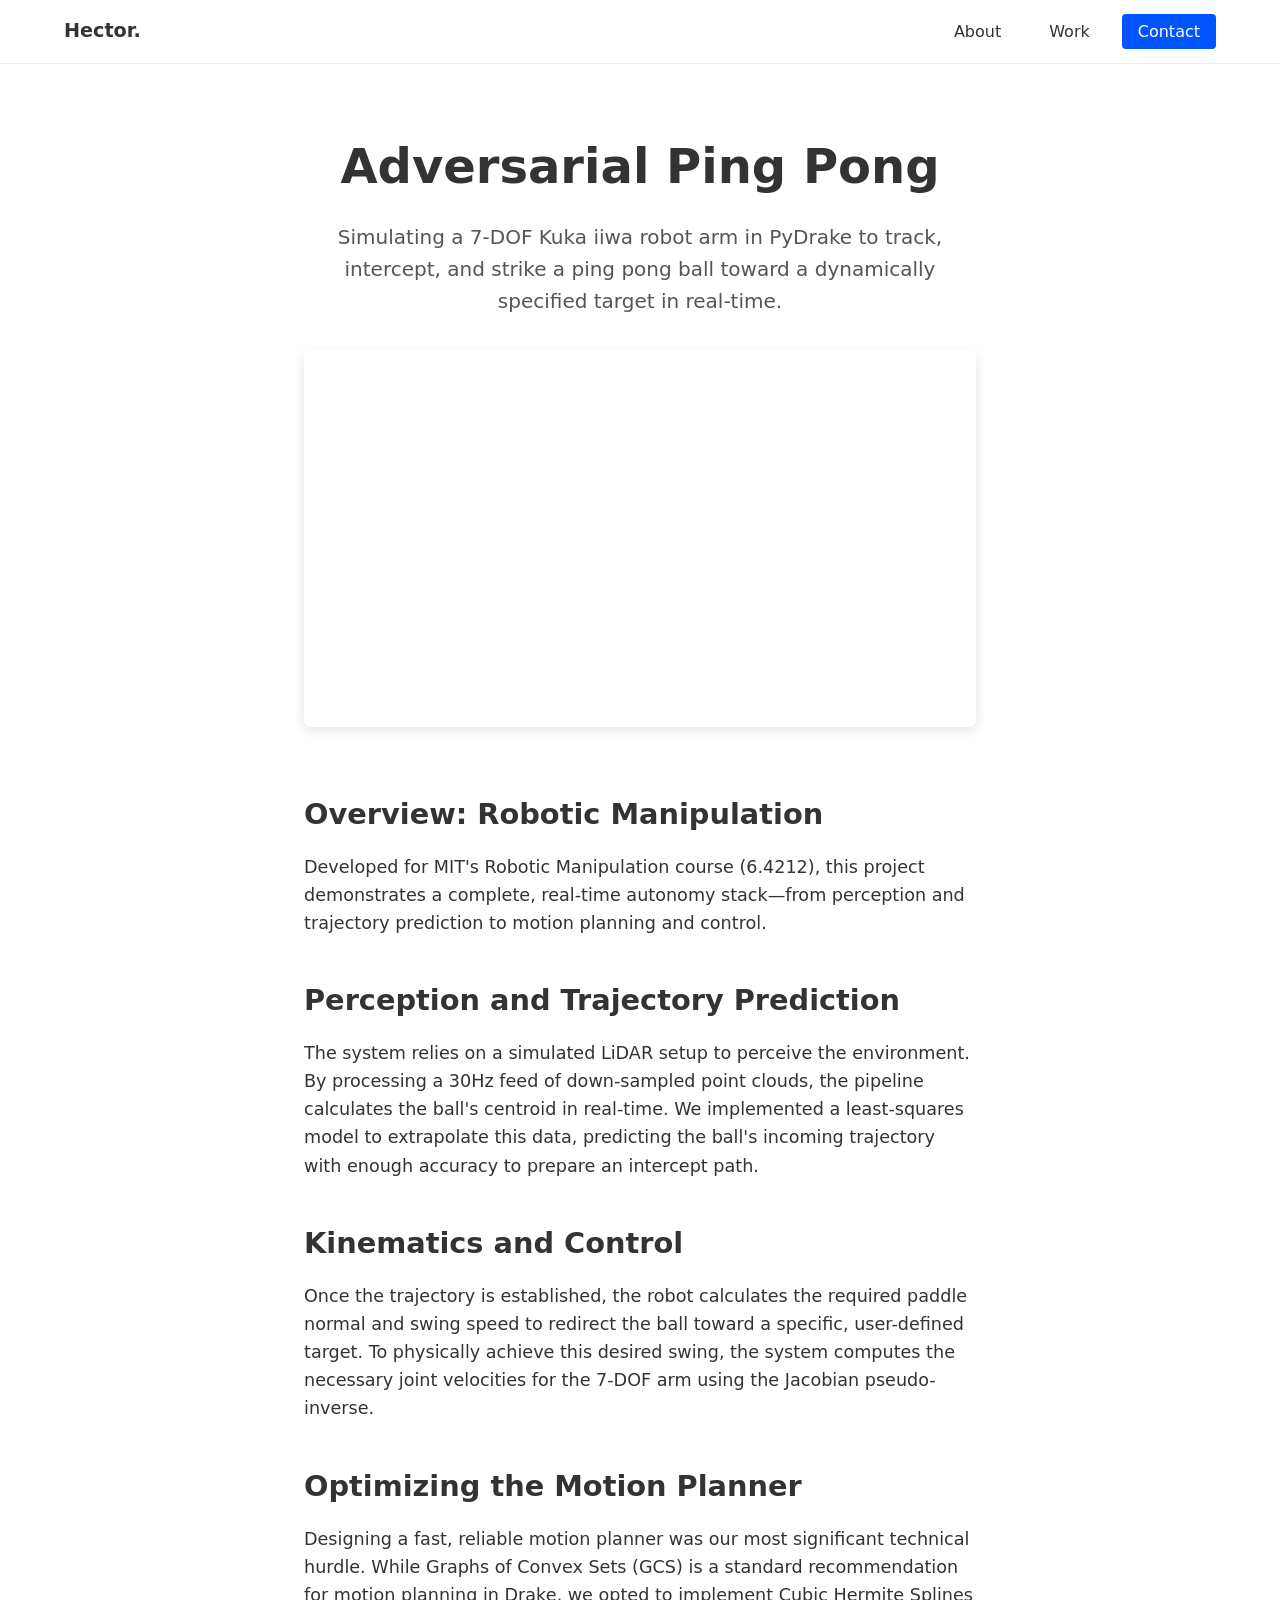
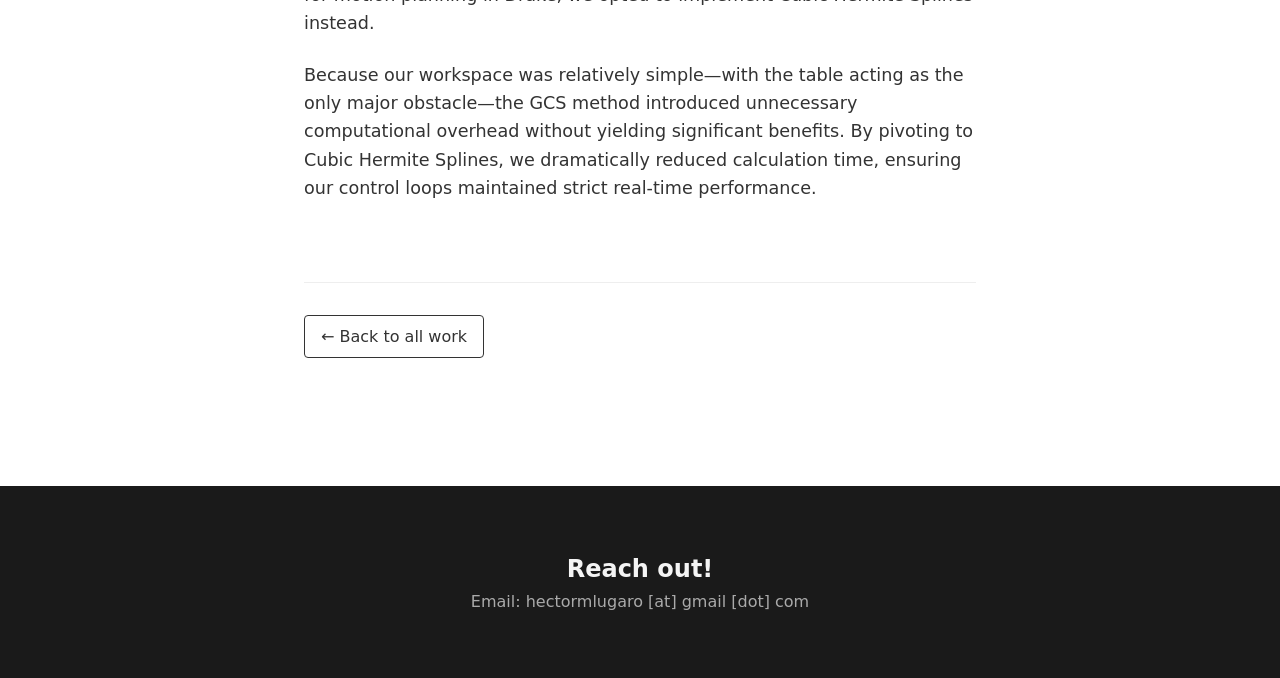
<file: projects/sim.html>
<!DOCTYPE html>
<html lang="en">
<head>
    <meta charset="UTF-8">
    <meta name="viewport" content="width=device-width, initial-scale=1.0">
    <title>Adversarial Ping Pong | Hector.</title>
    <link rel="stylesheet" href="../assets/css/style.css">
</head>
<body>

    <header class="sticky-nav">
        <nav>
            <a href="../index.html" class="logo">Hector.</a>
            <ul class="nav-links">
                <li><a href="../index.html#about" class="btn">About</a></li>
                <li><a href="../index.html#projects" class="btn">Work</a></li>
                <li><a href="../index.html#contact" class="btn btn-primary">Contact</a></li>
            </ul>
        </nav>
    </header>

    <main class="project-page">
        <header class="project-hero">
            <h1>Adversarial Ping Pong</h1>
            <p class="project-summary">Simulating a 7-DOF Kuka iiwa robot arm in PyDrake to track, intercept, and strike a ping pong ball toward a dynamically specified target in real-time.</p>
            
            <div class="video-container">
                <iframe src="https://www.youtube.com/embed/PJK6_HPwc4c" title="Robotic Ping Pong Simulation" frameborder="0" allow="accelerometer; autoplay; clipboard-write; encrypted-media; gyroscope; picture-in-picture" allowfullscreen></iframe>
            </div>
        </header>

        <article class="project-content">
            
            <h2>Overview: Robotic Manipulation</h2>
            <p>Developed for MIT's Robotic Manipulation course (6.4212), this project demonstrates a complete, real-time autonomy stack—from perception and trajectory prediction to motion planning and control.</p>

            <h2>Perception and Trajectory Prediction</h2>
            <p>The system relies on a simulated LiDAR setup to perceive the environment. By processing a 30Hz feed of down-sampled point clouds, the pipeline calculates the ball's centroid in real-time. We implemented a least-squares model to extrapolate this data, predicting the ball's incoming trajectory with enough accuracy to prepare an intercept path.</p>

            <h2>Kinematics and Control</h2>
            <p>Once the trajectory is established, the robot calculates the required paddle normal and swing speed to redirect the ball toward a specific, user-defined target. To physically achieve this desired swing, the system computes the necessary joint velocities for the 7-DOF arm using the Jacobian pseudo-inverse.</p>

            <h2>Optimizing the Motion Planner</h2>
            <p>Designing a fast, reliable motion planner was our most significant technical hurdle. While Graphs of Convex Sets (GCS) is a standard recommendation for motion planning in Drake, we opted to implement Cubic Hermite Splines instead.</p>
            <p>Because our workspace was relatively simple—with the table acting as the only major obstacle—the GCS method introduced unnecessary computational overhead without yielding significant benefits. By pivoting to Cubic Hermite Splines, we dramatically reduced calculation time, ensuring our control loops maintained strict real-time performance.</p>

        </article>

        <nav class="project-nav">
            <a href="../index.html#projects" class="btn outline-btn">&larr; Back to all work</a>
        </nav>

    </main>

    <footer id="contact" class="dark-footer">
        <div class="footer-content">
            <h2>Reach out!</h2>
            <p>Email: hectormlugaro [at] gmail [dot] com</p>
        </div>
    </footer>

    <script src="../assets/js/main.js"></script>
</body>
</html>
</file>
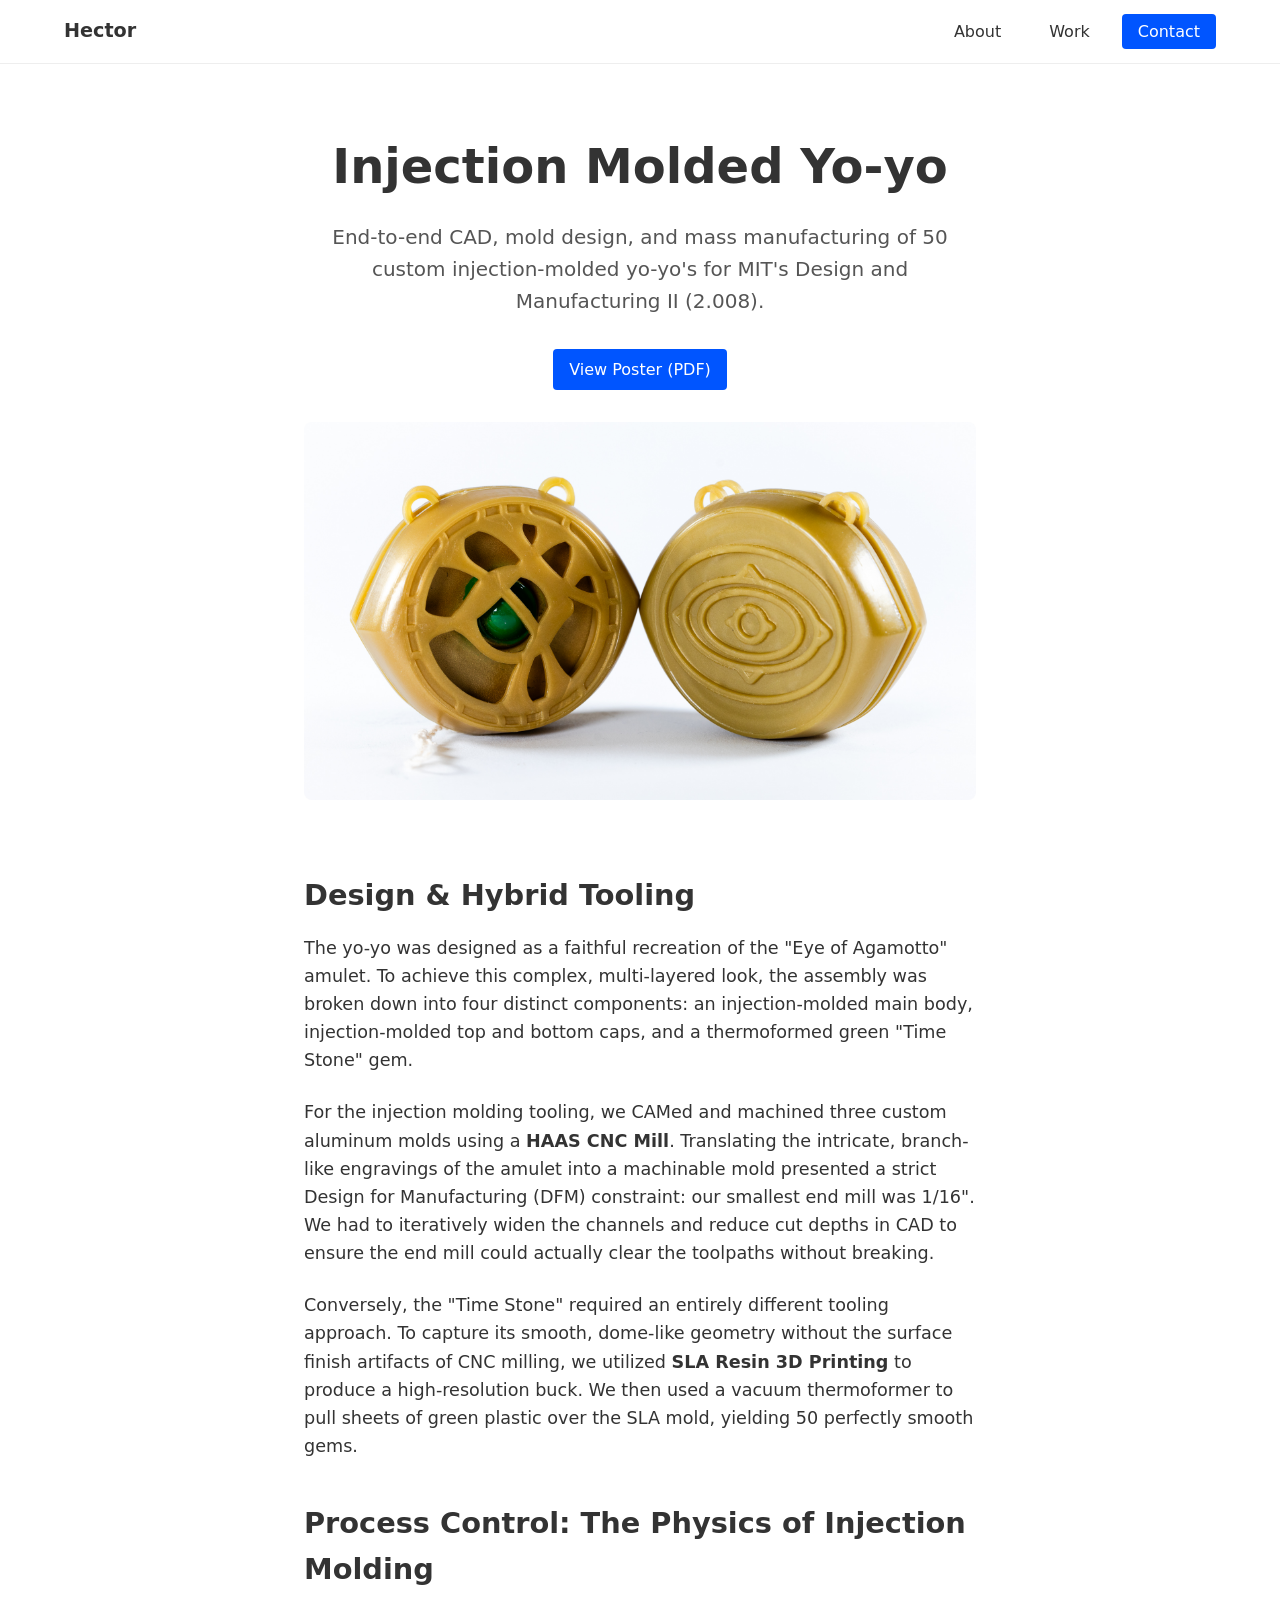
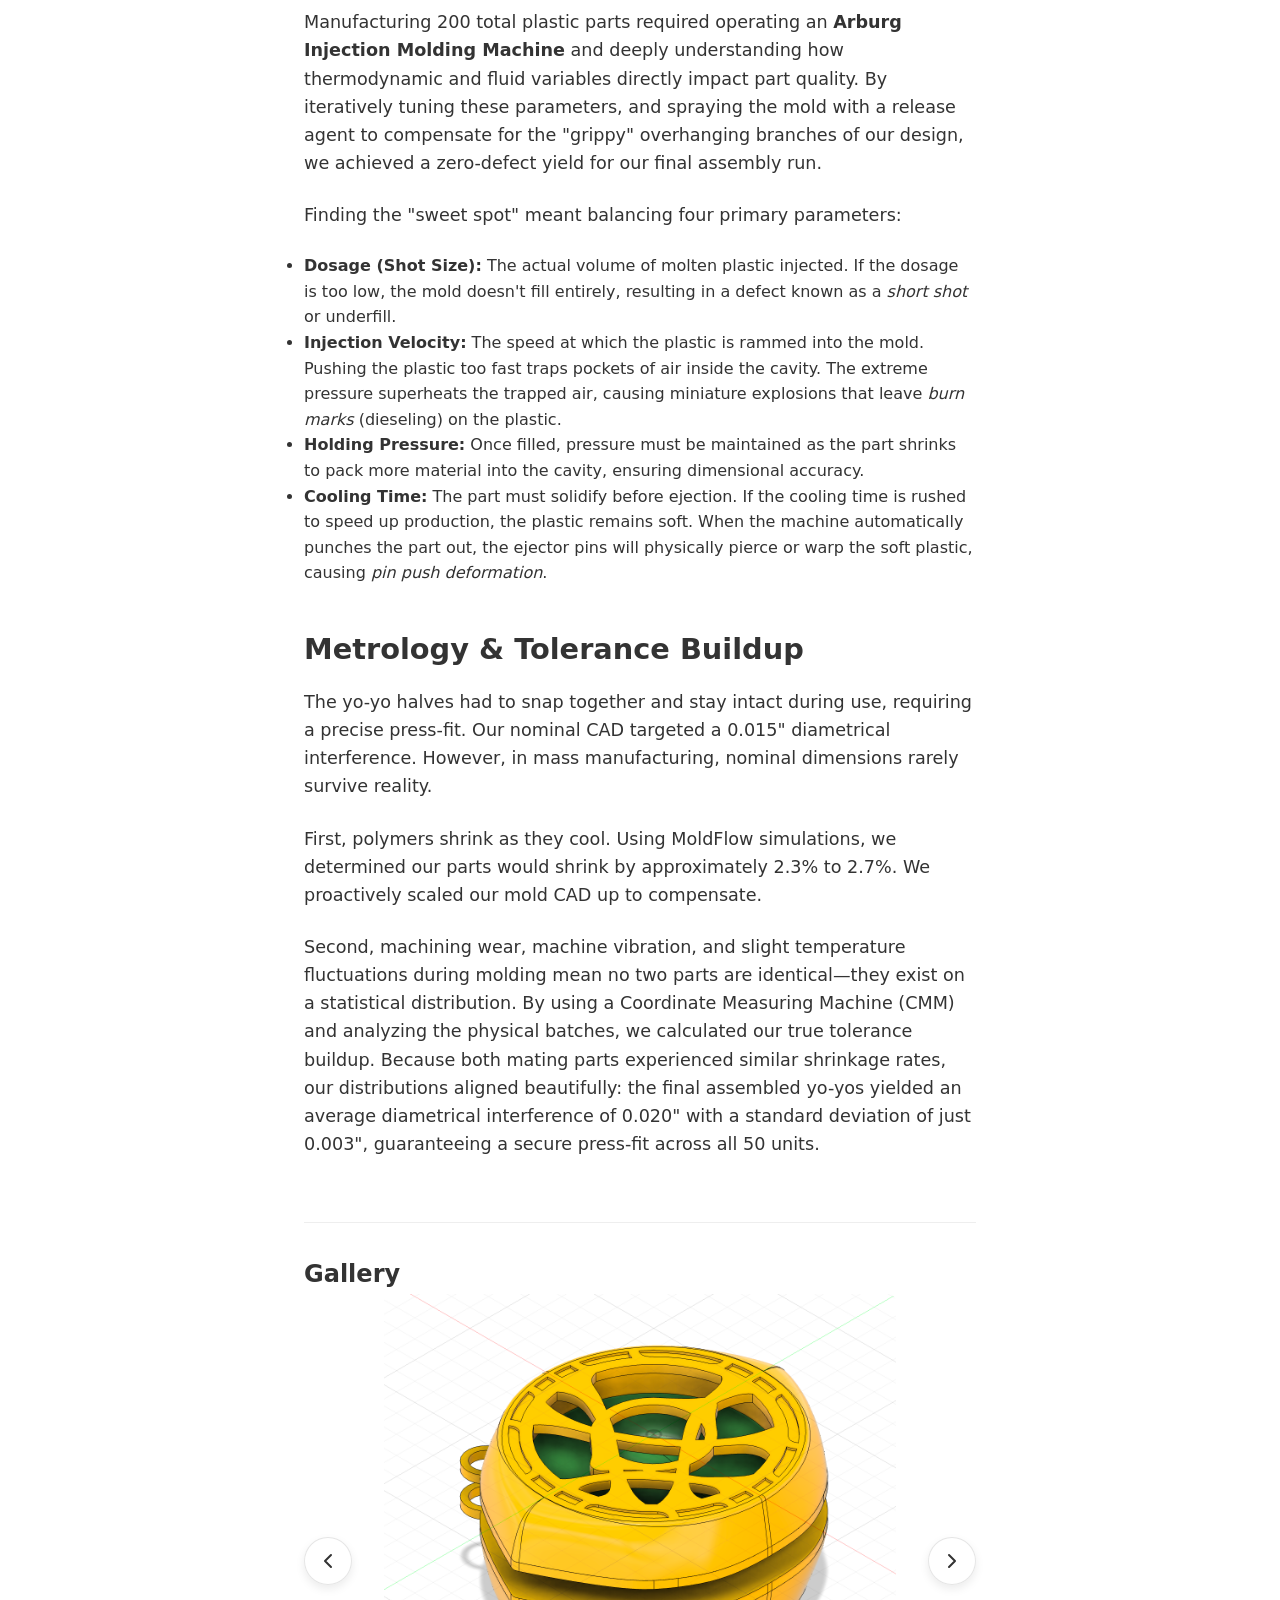
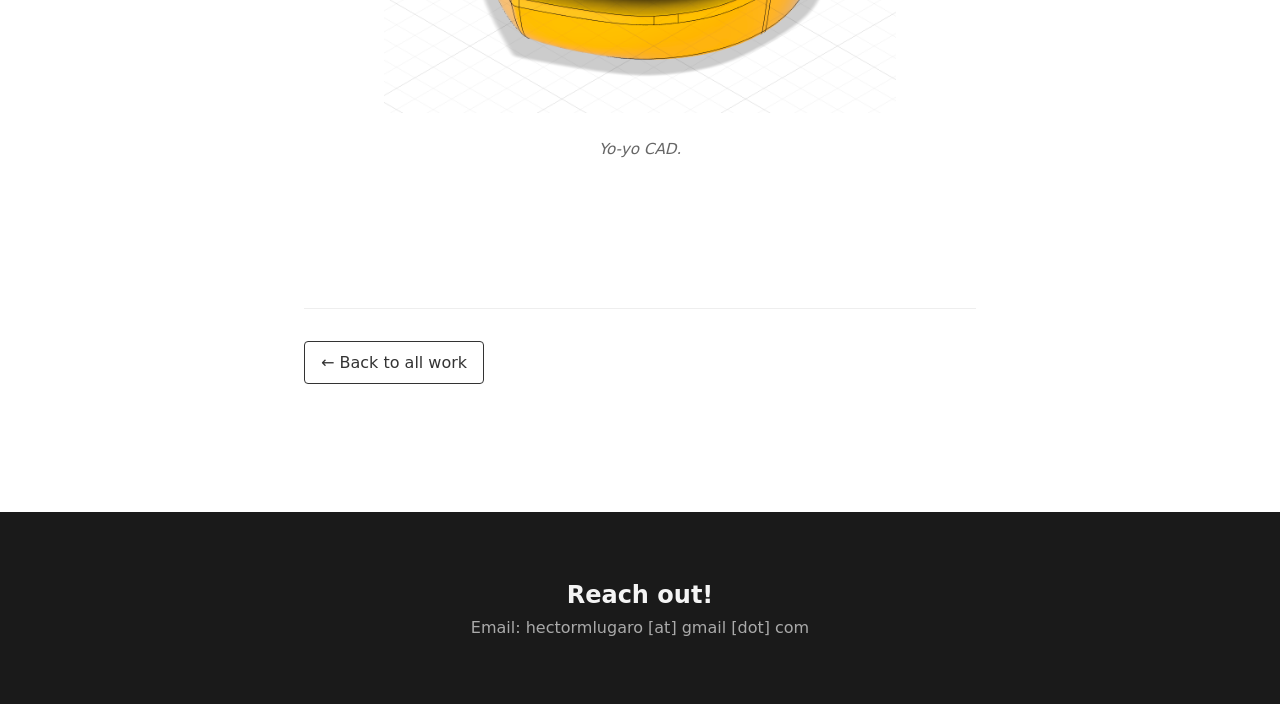
<file: projects/yoyo.html>
<!DOCTYPE html>
<html lang="en">
<head>
    <meta charset="UTF-8">
    <meta name="viewport" content="width=device-width, initial-scale=1.0">
    <title>Eye of Agamotto Yo-yo | Hector.</title>
    <link rel="stylesheet" href="../assets/css/style.css">
</head>
<body>

    <header class="sticky-nav">
        <nav>
            <a href="../index.html" class="logo">Hector</a>
            <ul class="nav-links">
                <li><a href="../index.html#about" class="btn">About</a></li>
                <li><a href="../index.html#projects" class="btn">Work</a></li>
                <li><a href="../index.html#contact" class="btn btn-primary">Contact</a></li>
            </ul>
        </nav>
    </header>

    <main class="project-page">
        <header class="project-hero">
            <h1>Injection Molded Yo-yo</h1>
            <p class="project-summary">End-to-end CAD, mold design, and mass manufacturing of 50 custom injection-molded yo-yo's for MIT's Design and Manufacturing II (2.008).</p>
            
            <!-- Slide Deck Button -->
            <div class="action-buttons" style="justify-content: center; margin-bottom: 2rem;">
                <a href="../assets/documents/yoyo-slides.pdf" target="_blank" rel="noopener" class="btn btn-primary">View Poster (PDF)</a>
            </div>

            <img src="../assets/images/projects/yoyo/thumbnail.png" alt="Eye of Agamotto Yo-yo" class="hero-image">
        </header>

        <article class="project-content">
            
            <h2>Design & Hybrid Tooling</h2>
            <p>The yo-yo was designed as a faithful recreation of the "Eye of Agamotto" amulet. To achieve this complex, multi-layered look, the assembly was broken down into four distinct components: an injection-molded main body, injection-molded top and bottom caps, and a thermoformed green "Time Stone" gem.</p>
            <p>For the injection molding tooling, we CAMed and machined three custom aluminum molds using a <strong>HAAS CNC Mill</strong>. Translating the intricate, branch-like engravings of the amulet into a machinable mold presented a strict Design for Manufacturing (DFM) constraint: our smallest end mill was 1/16". We had to iteratively widen the channels and reduce cut depths in CAD to ensure the end mill could actually clear the toolpaths without breaking.</p>
            <p>Conversely, the "Time Stone" required an entirely different tooling approach. To capture its smooth, dome-like geometry without the surface finish artifacts of CNC milling, we utilized <strong>SLA Resin 3D Printing</strong> to produce a high-resolution buck. We then used a vacuum thermoformer to pull sheets of green plastic over the SLA mold, yielding 50 perfectly smooth gems.</p>
            
            <h2>Process Control: The Physics of Injection Molding</h2>
            <p>Manufacturing 200 total plastic parts required operating an <strong>Arburg Injection Molding Machine</strong> and deeply understanding how thermodynamic and fluid variables directly impact part quality. By iteratively tuning these parameters, and spraying the mold with a release agent to compensate for the "grippy" overhanging branches of our design, we achieved a zero-defect yield for our final assembly run. </p>
            <p>Finding the "sweet spot" meant balancing four primary parameters:</p>
            <ul>
                <li><strong>Dosage (Shot Size):</strong> The actual volume of molten plastic injected. If the dosage is too low, the mold doesn't fill entirely, resulting in a defect known as a <em>short shot</em> or underfill.</li>
                <li><strong>Injection Velocity:</strong> The speed at which the plastic is rammed into the mold. Pushing the plastic too fast traps pockets of air inside the cavity. The extreme pressure superheats the trapped air, causing miniature explosions that leave <em>burn marks</em> (dieseling) on the plastic.</li>
                <li><strong>Holding Pressure:</strong> Once filled, pressure must be maintained as the part shrinks to pack more material into the cavity, ensuring dimensional accuracy.</li>
                <li><strong>Cooling Time:</strong> The part must solidify before ejection. If the cooling time is rushed to speed up production, the plastic remains soft. When the machine automatically punches the part out, the ejector pins will physically pierce or warp the soft plastic, causing <em>pin push deformation</em>.</li>
            </ul>
            
            <h2>Metrology & Tolerance Buildup</h2>
            <p>The yo-yo halves had to snap together and stay intact during use, requiring a precise press-fit. Our nominal CAD targeted a 0.015" diametrical interference. However, in mass manufacturing, nominal dimensions rarely survive reality.</p>
            <p>First, polymers shrink as they cool. Using MoldFlow simulations, we determined our parts would shrink by approximately 2.3% to 2.7%. We proactively scaled our mold CAD up to compensate. </p>
            <p>Second, machining wear, machine vibration, and slight temperature fluctuations during molding mean no two parts are identical—they exist on a statistical distribution. By using a Coordinate Measuring Machine (CMM) and analyzing the physical batches, we calculated our true tolerance buildup. Because both mating parts experienced similar shrinkage rates, our distributions aligned beautifully: the final assembled yo-yos yielded an average diametrical interference of 0.020" with a standard deviation of just 0.003", guaranteeing a secure press-fit across all 50 units.</p>
        </article>

        <section class="project-gallery">
            <h2>Gallery</h2>
            <div class="carousel-container single-item-carousel">
                <button class="carousel-btn left-btn" aria-label="Previous image">
                    <svg viewBox="0 0 24 24" fill="none" stroke="currentColor" stroke-width="2" stroke-linecap="round" stroke-linejoin="round">
                        <polyline points="15 18 9 12 15 6"></polyline>
                    </svg>
                </button>
                
                <div class="carousel-track" id="project-track">

                    <figure class="carousel-slide">
                        <img src="../assets/images/projects/yoyo/carousel-1.png" alt="Detail 2">
                        <figcaption>Yo-yo CAD. </figcaption>
                    </figure>

                    <figure class="carousel-slide">
                        <img src="../assets/images/projects/yoyo/carousel-2.png" alt="Detail 3">
                        <figcaption>Yo-yo cross-section view. The walls are 0.85", the nominal interference fit is 0.015", and the yo-yo is 1.17" thick.</figcaption>
                    </figure>

                    <figure class="carousel-slide">
                        <img src="../assets/images/projects/yoyo/carousel-3.png" alt="Detail 4">
                        <figcaption>Shrinkage analysis of the yo-yo. We assumed 2.3%, 2.4% and 2.7% total shrinkage for each of our 3 parts.</figcaption>
                    </figure>
                    
                    <figure class="carousel-slide">
                        <img src="../assets/images/projects/yoyo/carousel-4.png" alt="Detail 4">
                        <figcaption>CAD of a machined mold. Note that the smallest tool available was a 1/16" end mill.</figcaption>
                    </figure>

                    <figure class="carousel-slide">
                        <img src="../assets/images/projects/yoyo/carousel-5.png" alt="Detail 4">
                        <figcaption>Final yo-yo.</figcaption>
                    </figure>

                </div>

                <button class="carousel-btn right-btn" aria-label="Next image">
                    <svg viewBox="0 0 24 24" fill="none" stroke="currentColor" stroke-width="2" stroke-linecap="round" stroke-linejoin="round">
                        <polyline points="9 18 15 12 9 6"></polyline>
                    </svg>
                </button>
            </div>
        </section>

        <nav class="project-nav">
            <a href="../index.html#projects" class="btn outline-btn">&larr; Back to all work</a>
        </nav>

    </main>

    <footer id="contact" class="dark-footer">
        <div class="footer-content">
            <h2>Reach out!</h2>
            <p>Email: hectormlugaro [at] gmail [dot] com</p>
        </div>
    </footer>

    <script src="../assets/js/main.js"></script>
</body>
</html>
</file>
<file: assets/css/style.css>
/* --- Variables & Reset --- */
:root {
    --bg-light: #ffffff;
    --text-main: #333333;
    --accent: #0055ff;
    --bg-dark: #1a1a1a;
    --text-light: #f4f4f4;
    --card-bg: #f9f9f9;
}

* { margin: 0; padding: 0; box-sizing: border-box; }

body {
    font-family: system-ui, -apple-system, sans-serif;
    color: var(--text-main);
    background-color: var(--bg-light);
    line-height: 1.6;
}

/* --- Persistent Navbar --- */
.sticky-nav {
    position: sticky;
    top: 0;
    background-color: rgba(255, 255, 255, 0.95);
    backdrop-filter: blur(5px);
    z-index: 1000;
    border-bottom: 1px solid #eee;
    padding: 1rem 5%;
}

nav {
    display: flex;
    justify-content: space-between;
    align-items: center;
    max-width: 1200px;
    margin: 0 auto;
}

.logo { font-weight: bold; font-size: 1.2rem; text-decoration: none; color: var(--text-main); }
.nav-links { display: flex; gap: 1rem; list-style: none; }
.btn { text-decoration: none; color: var(--text-main); padding: 0.5rem 1rem; border-radius: 4px; }
.btn-primary { background-color: var(--accent); color: white; }

/* --- About Section (Split Layout) --- */
.split-section {
    display: flex;
    align-items: center;
    justify-content: center; /* Centers the content block */
    gap: 4rem; /* Adds breathing room between text and photo */
    padding: 4rem 5%;
    max-width: 1000px; /* Tightened from 1200px to prevent drifting left on wide screens */
    margin: 0 auto;
}

.about-text { 
    flex: 1; /* Allows text to take up remaining space smoothly */
}

.about-text h1 { 
    font-size: 2.5rem; 
    margin-bottom: 1rem; 
}

.about-image { 
    flex: 0 0 350px; /* Locks the image container to exactly 350px on desktop */
    display: flex;
    justify-content: center;
}

.about-image img { 
    width: 100%; 
    max-width: 350px; /* Prevents the actual image from exceeding 350px */
    height: auto; 
    border-radius: 8px; 
    box-shadow: 0 4px 12px rgba(0,0,0,0.1); 
}

/* --- Action Buttons --- */
.action-buttons {
    display: flex;
    gap: 1rem;
    margin-top: 2rem;
}

/* Ensure the outline button matches the primary button size */
.outline-btn {
    border: 1px solid var(--text-main);
    color: var(--text-main);
    text-decoration: none;
    padding: 0.5rem 1rem;
    border-radius: 4px;
    font-weight: 500;
    transition: all 0.2s ease;
}

.outline-btn:hover {
    background-color: var(--text-main);
    color: var(--bg-light);
}

/* --- Mobile Responsiveness --- */
@media (max-width: 768px) {
    /* Stack the About section vertically */
    .split-section { 
        flex-direction: column-reverse; /* Puts the image on top of the text on mobile */
        text-align: center; 
        gap: 2rem;
    }
    
    .about-image {
        flex: auto; /* Removes the 350px lock on mobile */
        max-width: 250px; /* Shrinks the image a bit more for phone screens */
    }

    /* Show 1 card at a time on mobile instead of 3 */
    .project-card { 
        flex: 0 0 100%; 
    }
}

/* --- Projects Carousel --- */
#projects { padding: 4rem 5%; max-width: 1200px; margin: 0 auto; }
#projects h2 { margin-bottom: 2rem; }

.carousel-container { display: flex; align-items: center; position: relative; gap: 1rem;}

.carousel-track {
    display: flex;
    gap: 1.5rem;
    overflow-x: hidden; /* Hides standard scrollbar */
    scroll-behavior: smooth; /* Makes JS scrolling look nice */
    width: 100%;
}

.project-card {
    flex: 0 0 calc(33.333% - 1rem); /* Forces exactly 3 cards on screen */
    background-color: var(--card-bg);
    padding: 1rem;
    border-radius: 8px;
    border: 1px solid #eaeaea;
}

.card-img {
    width: 100%;
    aspect-ratio: 4 / 3;     /* Forces the perfect 4:3 rectangle */
    object-fit: cover;       /* Fills the box without distorting the image */
    border-radius: 4px;      /* Softens the corners to match the card */
    margin-bottom: 1rem;     /* Pushes the title down */
    display: block;          /* Removes invisible spacing that browsers add below images */
    background-color: #eee;  /* Acts as a brief loading background before the jpeg pops in */
}
/* --- Upgraded Stylish Carousel Buttons --- */
.carousel-btn {
    background: rgba(255, 255, 255, 0.8);
    backdrop-filter: blur(4px); /* Gives a modern frosted glass effect */
    border: 1px solid rgba(0, 0, 0, 0.1);
    color: var(--text-main);
    cursor: pointer;
    border-radius: 50%;
    width: 48px;
    height: 48px;
    display: flex;
    align-items: center;
    justify-content: center;
    box-shadow: 0 4px 10px rgba(0,0,0,0.08);
    transition: all 0.2s ease;
    flex-shrink: 0; /* Prevents the buttons from getting squished on small screens */
}

/* Styles the new SVG arrows perfectly */
.carousel-btn svg {
    width: 24px;
    height: 24px;
    transition: transform 0.2s ease;
}

/* Hover Effects */
.carousel-btn:hover {
    background: #ffffff;
    color: var(--accent); /* Arrow turns blue on hover */
    box-shadow: 0 6px 14px rgba(0,0,0,0.12);
    transform: translateY(-2px); /* Button lifts up slightly */
}

/* Subtle arrow movement on hover */
.left-btn:hover svg {
    transform: translateX(-2px);
}

.right-btn:hover svg {
    transform: translateX(2px);
}

/* Click Effect */
.carousel-btn:active {
    transform: translateY(0);
}

/* --- Dark Footer --- */
.dark-footer {
    background-color: var(--bg-dark);
    color: var(--text-light);
    padding: 4rem 5%;
    margin-top: 4rem;
}

.footer-content { max-width: 1200px; margin: 0 auto; text-align: center; }
.footer-content p { color: #aaa; }

/* --- Mobile Responsiveness --- */
@media (max-width: 768px) {
    /* Stack the About section vertically */
    .split-section { flex-direction: column-reverse; text-align: center; }
    
    /* Show 1 card at a time on mobile instead of 3 */
    .project-card { flex: 0 0 100%; }
}

/* --- Individual Project Pages --- */
.project-page {
    padding: 4rem 5%;
    max-width: 800px; /* Constrains text width for perfect readability */
    margin: 0 auto;
}

.project-hero {
    text-align: center;
    margin-bottom: 4rem;
}

.project-hero h1 {
    font-size: 3rem;
    margin-bottom: 1rem;
}

.project-summary {
    font-size: 1.25rem;
    color: #555;
    margin-bottom: 2rem;
}

.hero-image {
    width: 100%;
    aspect-ratio: 16 / 9; /* Wider cinematic crop for the hero image */
    object-fit: cover;
    border-radius: 8px;
}

/* --- Responsive Video Embed --- */
.video-container {
    position: relative;
    width: 100%;
    padding-bottom: 56.25%; /* Forces a perfect 16:9 Aspect Ratio */
    margin-bottom: 2rem;
    border-radius: 8px;
    overflow: hidden; /* Clips the sharp corners of the iframe */
    box-shadow: 0 4px 12px rgba(0,0,0,0.1);
}

.video-container iframe {
    position: absolute;
    top: 0;
    left: 0;
    width: 100%;
    height: 100%;
    border: none;
}

.project-content h2 {
    margin: 2.5rem 0 1rem;
    font-size: 1.8rem;
}

/* Add this new rule for your sub-categories */
.project-content h3 {
    margin-top: 2.5rem;    /* Adds a large space ABOVE the header */
    margin-bottom: 1rem;   /* Keeps a small space BELOW the header */
    font-size: 1.4rem;     /* Makes it slightly smaller than the h2 */
    color: var(--accent);  /* Optional: gives it your theme color to make it pop */
}

.project-content p {
    margin-bottom: 1.5rem;
    font-size: 1.1rem;
}

/* --- Project Gallery & Navigation --- */
.project-gallery {
    margin-top: 4rem;
    padding-top: 2rem;
    border-top: 1px solid #eee;
}

.project-nav {
    display: flex;
    justify-content: space-between;
    margin-top: 5rem;
    padding-top: 2rem;
    border-top: 1px solid #eee;
}

.outline-btn {
    border: 1px solid var(--text-main);
    background: transparent;
}

/* --- Carousel Links --- */
.case-study-link {
    display: inline-block;
    margin-top: 1rem;
    color: var(--accent);
    text-decoration: none;
    font-weight: 600;
    transition: color 0.2s ease;
}

.case-study-link:hover {
    color: #003399; /* A slightly darker blue when hovered */
    text-decoration: underline;
}

/* --- Clickable PCB Split Layout --- */
.pcb-split-section { margin-top: 4rem; padding-top: 2rem; border-top: 1px solid #eee; }
.pcb-split-container {
    display: flex;
    gap: 3rem;
    align-items: flex-start; /* Changed from 'center' so the text stays at the top */
}

.pcb-left {
    flex: 1.5; /* Reduced from 2 to give the text more room */
}

.pcb-right {
    flex: 1; 
    min-width: 320px; /* Forces the box to stay at a readable width on large monitors */
}

.pcb-info-panel {
    background: var(--card-bg);
    padding: 2.5rem; /* Slightly increased padding for a cleaner look */
    border-radius: 8px;
    border: 1px solid #eaeaea;
    min-height: 200px;
    
    /* This keeps the text panel visible as you scroll down a tall image */
    position: sticky;
    top: 100px; 
}

.pcb-hotspot-container {
    position: relative;
    width: 100%;
    border-radius: 8px;
    box-shadow: 0 4px 12px rgba(0,0,0,0.1);
    background: #fff;
    padding: 1rem;
}

.pcb-main-image { width: 100%; height: auto; display: block; }

/* The clickable button wrapper */
.hotspot {
    position: absolute;
    width: 32px;
    height: 32px;
    transform: translate(-50%, -50%);
    background: transparent;
    border: none;
    cursor: pointer;
    z-index: 10;
    padding: 0;
}

.hotspot-dot {
    width: 16px;
    height: 16px;
    background-color: var(--accent);
    border-radius: 50%;
    position: absolute;
    top: 50%; left: 50%;
    transform: translate(-50%, -50%);
    box-shadow: 0 0 0 0 rgba(0, 85, 255, 0.7);
    animation: pulse 2s infinite;
    transition: background-color 0.2s;
}

/* Highlight the clicked dot */
.hotspot.active-hotspot .hotspot-dot {
    background-color: #ff3366; /* Changes color so user knows what they selected */
    animation: none;
    box-shadow: 0 0 0 4px rgba(255, 51, 102, 0.3);
}

.pcb-info-panel {
    background: var(--card-bg);
    padding: 2rem;
    border-radius: 8px;
    border: 1px solid #eaeaea;
    min-height: 200px;
}

.pcb-info-panel h3 { margin-bottom: 1rem; color: var(--accent); }

/* --- Single Item Carousel --- */
.single-item-carousel .carousel-track {
    scroll-snap-type: x mandatory; /* Makes images snap into place */
    gap: 0; 
}

.carousel-slide {
    flex: 0 0 100%; /* Forces each image to take up 100% of the screen */
    scroll-snap-align: center;
    text-align: center;
    padding: 0 1rem;
}

.carousel-slide img {
    max-width: 100%;
    max-height: 500px;
    object-fit: contain;
    border-radius: 8px;
    margin-bottom: 1rem;
}

.carousel-slide figcaption {
    font-size: 0.95rem;
    color: #666;
    font-style: italic;
}

/* Mobile Adjustments */
@media (max-width: 768px) {
    .pcb-split-container { flex-direction: column; }
    .pcb-left, .pcb-right { flex: 1; width: 100%; }
}

.viewer-screen {
    height: 300px; /* Locks the height so the buttons don't jump around */
    display: flex;
    align-items: center;
    justify-content: center;
    margin-bottom: 1.5rem;
}

.viewer-screen img {
    max-width: 100%;
    max-height: 100%;
    object-fit: contain;
    transition: opacity 0.3s ease;
}

/* Control Panel */
.viewer-controls {
    display: flex;
    justify-content: center;
}

.control-group {
    display: flex;
    background: #e0e0e0;
    border-radius: 8px;
    padding: 4px;
}

.pcb-toggle-btn {
    background: transparent;
    border: none;
    padding: 0.5rem 1.5rem;
    font-size: 1rem;
    font-weight: 500;
    color: #555;
    cursor: pointer;
    border-radius: 6px;
    transition: all 0.2s ease;
}

.pcb-toggle-btn.active {
    background: var(--bg-light);
    color: var(--text-main);
    box-shadow: 0 2px 4px rgba(0,0,0,0.1);
}

/* --- PCB Header & Toggle Buttons --- */
.section-header-with-toggle {
    display: flex;
    justify-content: space-between;
    align-items: flex-end;
    margin-bottom: 2rem;
    flex-wrap: wrap;
    gap: 1rem;
}

.view-toggle {
    display: flex;
    background: #e0e0e0;
    border-radius: 8px;
    padding: 4px;
}

.view-toggle .toggle-btn {
    background: transparent;
    border: none;
    padding: 0.5rem 1.5rem;
    font-size: 1rem;
    font-weight: 500;
    color: #555;
    cursor: pointer;
    border-radius: 6px;
    transition: all 0.2s ease;
}

.view-toggle .toggle-btn.active {
    background: var(--bg-light);
    color: var(--text-main);
    box-shadow: 0 2px 4px rgba(0,0,0,0.1);
}

@media (max-width: 768px) {
    .section-header-with-toggle { flex-direction: column; align-items: flex-start; }
}

/* --- Project Grid Layout --- */
.portfolio-section {
    margin-top: 4rem;
}

.project-grid {
    display: grid;
    /* This automatically creates as many columns as fit, but never lets them get smaller than 300px */
    grid-template-columns: repeat(auto-fit, minmax(300px, 1fr));
    gap: 2rem;
    margin-top: 2rem;
}

.project-card {
    background: var(--card-bg, #ffffff);
    border: 1px solid #eaeaea;
    border-radius: 12px;
    overflow: hidden; /* Keeps the top corners of the image rounded */
    display: flex;
    flex-direction: column;
    transition: transform 0.2s ease, box-shadow 0.2s ease;
}

/* Hover effect so the card lifts up when a user mouses over it */
.project-card:hover {
    transform: translateY(-5px);
    box-shadow: 0 10px 20px rgba(0,0,0,0.08);
}

.project-card .card-img {
    width: 100%;
    height: 220px; /* Locks all thumbnail images to the exact same height */
    object-fit: cover; /* Crops the image perfectly without stretching it */
    border-bottom: 1px solid #eaeaea;
}

.project-card-content {
    padding: 1.5rem;
    display: flex;
    flex-direction: column;
    flex-grow: 1; /* Forces this container to take up all remaining vertical space */
}

.project-card-content h3 {
    margin-top: 0;
    margin-bottom: 0.5rem;
    font-size: 1.25rem;
}

.project-card-content p {
    color: #555;
    font-size: 0.95rem;
    line-height: 1.5;
    margin-bottom: 1.5rem;
}

.case-study-link {
    margin-top: auto; /* Pushes the link to the absolute bottom of the card */
    font-weight: 600;
    color: var(--accent);
    text-decoration: none;
    transition: color 0.2s ease;
}

.case-study-link:hover {
    color: #0033aa; /* A slightly darker shade of your accent color for the hover state */
}
</file>
